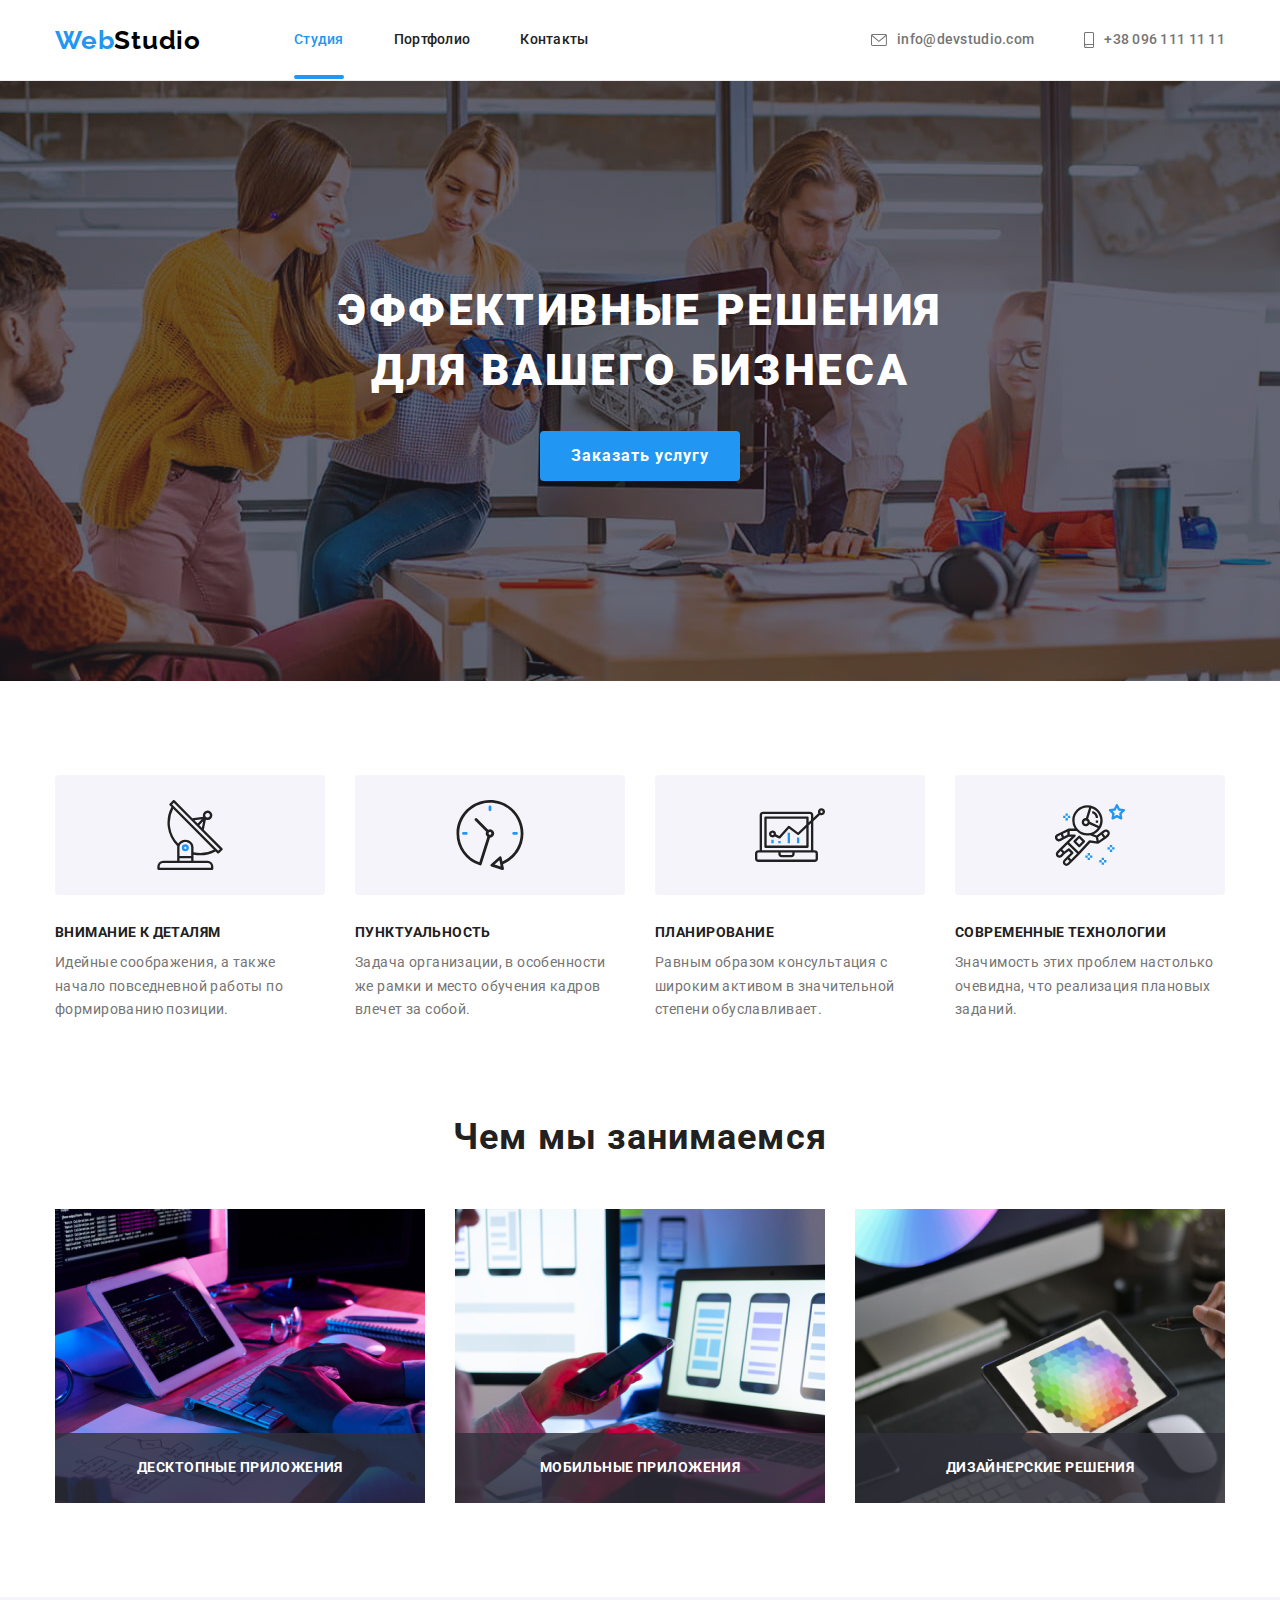
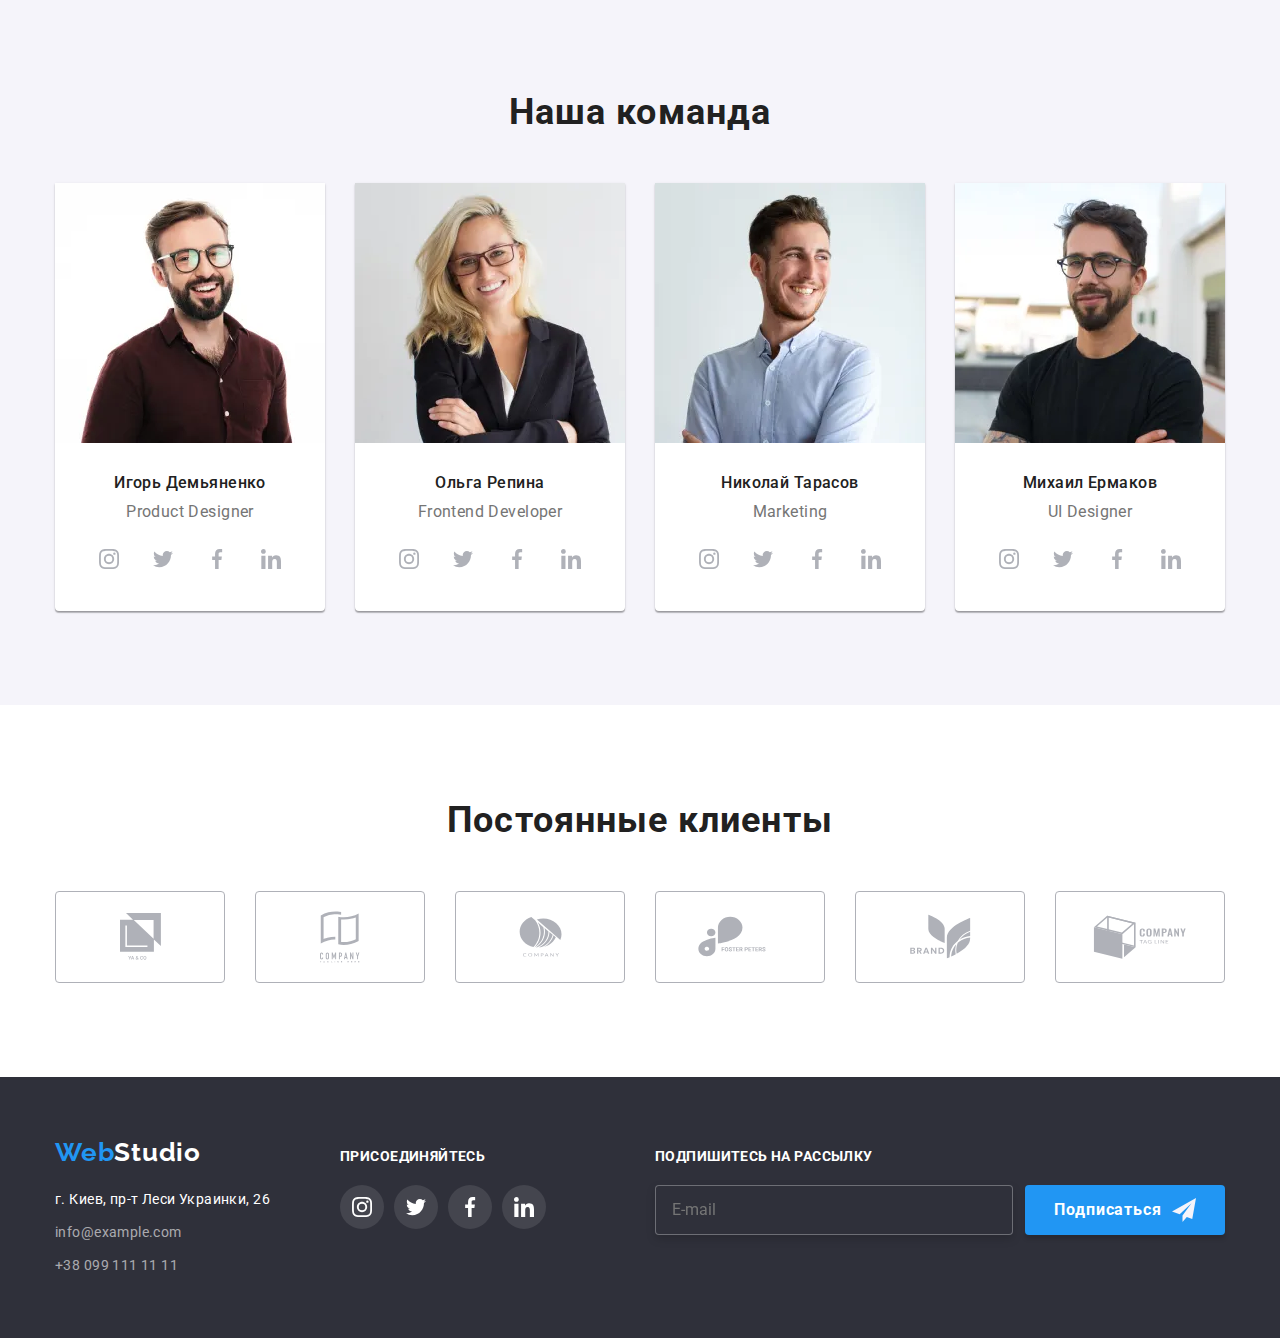
<file: index.html>
<!DOCTYPE html>
<html lang="ru">
  <head>
    <meta charset="UTF-8" />
    <meta http-equiv="X-UA-Compatible" content="IE=edge" />
    <meta name="viewport" content="width=device-width, initial-scale=1.0" />
    <link rel="preconnect" href="https://fonts.googleapis.com" />
    <link rel="preconnect" href="https://fonts.gstatic.com" crossorigin />
    <link
      href="https://fonts.googleapis.com/css2?family=Raleway:wght@700&family=Roboto:wght@400;500;700;900&display=swap"
      rel="stylesheet"
    />
    <title>WebStudio</title>
    <!-- Normalize styles -->
    <link
      rel="stylesheet"
      href="https://cdnjs.cloudflare.com/ajax/libs/modern-normalize/1.1.0/modern-normalize.css"
    />
    <link rel="stylesheet" href="./css/main.min.css" />
  </head>

  <body class="body" data-body>
    <!-- Header -->
    <header class="header">
      <div class="container header__container">
        <a class="logo header__logo" href="./index.html">
          <span class="logo__first-element">Web</span>Studio</a
        >
        <!-- Navigation -->
        <button
          class="btn-menu"
          type="button"
          aria-expanded="false"
          aria-controls="menu-container"
          data-menu-button
        >
          <svg
            class="btn-menu__icon"
            width="40"
            height="40"
            aria-label="Переключатель мобильного меню"
          >
            <use class="icon-menu" href="./images/icons.svg#icon-menu"></use>
            <use
              class="icon-cross"
              href="./images/icons.svg#icon-close-black"
            ></use>
          </svg>
        </button>

        <div class="menu" id="menu-container" data-menu>
          <ul class="nav">
            <li class="nav__item">
              <a
                class="nav__link nav__link--current nav__link--header"
                href="./index.html"
                >Студия</a
              >
            </li>
            <li class="nav__item">
              <a class="nav__link nav__link--header" href="./portfolio.html"
                >Портфолио</a
              >
            </li>
            <li class="nav__item">
              <a class="nav__link nav__link--header" href="#Contacts"
                >Контакты</a
              >
            </li>
          </ul>

          <!--Contacts-->
          <ul class="contact head__contact">
            <li class="contact__item">
              <a class="contact__link mail" href="mailto:info@devstudio.com">
                <svg class="contact__icon" width="16" height="12">
                  <use href="./images/icons.svg#icon-envelope"></use>
                </svg>
                info@devstudio.com</a
              >
            </li>
            <li class="contact__item">
              <a class="contact__link tel" href="tel:+380961111111"
                ><svg class="contact__icon" width="10" height="16">
                  <use href="./images/icons.svg#icon-smartphone"></use>
                </svg>
                +38 096 111 11 11
              </a>
            </li>
          </ul>
          <ul class="menu_social-list">
            <li class="menu_social-item">
              <a class="menu_social-link" href="">Instagram</a>
            </li>
            <li class="menu_social-item">
              <a class="menu_social-link" href="">Twitter</a>
            </li>
            <li class="menu_social-item">
              <a class="menu_social-link" href="">Facebook</a>
            </li>
            <li class="menu_social-item">
              <a class="menu_social-link" href="">LinkedIn</a>
            </li>
          </ul>
        </div>
      </div>
    </header>
    <!-- Main -->
    <main>
      <!-- Order -->
      <section class="hero-section section">
        <div class="hero container">
          <h1 class="hero__title">Эффективные решения для вашего бизнеса</h1>

          <button class="btn-main" data-modal-open type="button">
            Заказать услугу
          </button>
        </div>
      </section>
      <!-- Benefits -->
      <section class="section">
        <div class="benefits container">
          <h2 class="section__title visually-hidden">Преимущества</h2>
          <ul class="benefits__list">
            <li class="benefits-item">
              <div class="benefits-item__icon">
                <svg width="70" height="70">
                  <use href="./images/icons.svg#icon-antenna"></use>
                </svg>
              </div>
              <h3 class="benefits-item__title">Внимание к деталям</h3>
              <p>
                Идейные соображения, а также начало повседневной работы по
                формированию позиции.
              </p>
            </li>
            <li class="benefits-item">
              <div class="benefits-item__icon">
                <svg width="70" height="70">
                  <use href="./images/icons.svg#icon-clock"></use>
                </svg>
              </div>
              <h3 class="benefits-item__title">Пунктуальность</h3>
              <p>
                Задача организации, в особенности же рамки и место обучения
                кадров влечет за собой.
              </p>
            </li>
            <li class="benefits-item">
              <div class="benefits-item__icon">
                <svg width="70" height="70">
                  <use href="./images/icons.svg#icon-diagram"></use>
                </svg>
              </div>
              <h3 class="benefits-item__title">Планирование</h3>
              <p>
                Равным образом консультация с широким активом в значительной
                степени обуславливает.
              </p>
            </li>
            <li class="benefits-item">
              <div class="benefits-item__icon">
                <svg width="70" height="70">
                  <use href="./images/icons.svg#icon-astronaut"></use>
                </svg>
              </div>
              <h3 class="benefits-item__title">Современные технологии</h3>
              <p>
                Значимость этих проблем настолько очевидна, что реализация
                плановых заданий.
              </p>
            </li>
          </ul>
        </div>
      </section>
      <!-- Services -->
      <section class="services-section section">
        <div class="services container">
          <h2 class="section__title">Чем мы занимаемся</h2>
          <ul class="services__list">
            <li class="services-item">
              <!-- desktop screen -->
              <picture>
                <source
                  media="(min-width: 1200px)"
                  srcset="
                    ./images/services/services-1_lg.webp    1x,
                    ./images/services/services-1_lg@2x.webp 2x
                  "
                  type="image/webp"
                />
                <source
                  media="(min-width: 1200px)"
                  srcset="
                    ./images/services/services-1_lg.jpg    1x,
                    ./images/services/services-1_lg@2x.jpg 2x
                  "
                  type="image/jpg"
                />
                <img
                  src="./images/services/box1.jpg"
                  alt="Приложения для ПК"
                  width="370"
                  height="294"
                />
              </picture>
              <h3 class="services-item__text">Десктопные приложения</h3>
            </li>
            <li class="services-item">
              <!-- desktop screen -->
              <picture>
                <source
                  media="(min-width: 1200px)"
                  srcset="
                    ./images/services/services-2_lg.webp    1x,
                    ./images/services/services-2_lg@2x.webp 2x
                  "
                  type="image/webp"
                />
                <source
                  media="(min-width: 1200px)"
                  srcset="
                    ./images/services/services-2_lg.jpg    1x,
                    ./images/services/services-2_lg@2x.jpg 2x
                  "
                  type="image/jpg"
                />
                <img
                  src="./images/services/box2.jpg"
                  alt="Приложения для телефонов"
                  width="370"
                  height="294"
                />
              </picture>

              <h3 class="services-item__text">Мобильные приложения</h3>
            </li>
            <li class="services-item">
              <picture>
                <!-- desktop screen -->
                <source
                  media="(min-width: 1200px)"
                  srcset="
                    ./images/services/services-3_lg.webp    1x,
                    ./images/services/services-3_lg@2x.webp 2x
                  "
                  type="image/webp"
                />
                <source
                  media="(min-width: 1200px)"
                  srcset="
                    ./images/services/services-3_lg.jpg    1x,
                    ./images/services/services-3_lg@2x.jpg 2x
                  "
                  type="image/jpg"
                />
                <img
                  src="./images/services/box3.jpg"
                  alt="Приложения для планшетов"
                  width="370"
                  height="294"
                />
              </picture>
              <h3 class="services-item__text">Дизайнерские решения</h3>
            </li>
          </ul>
        </div>
      </section>
      <!-- Team -->
      <section class="team-section section">
        <div class="team container">
          <h2 class="section__title">Наша команда</h2>
          <ul class="team__list">
            <li class="team-item">
              <picture>
                <!-- desktop screen -->
                <source
                  media="(min-width: 1200px)"
                  srcset="
                    ./images/team/employee-1_lg.webp    1x,
                    ./images/team/employee-1_lg@2x.webp 2x
                  "
                  type="image/webp"
                />
                <source
                  media="(min-width: 1200px)"
                  srcset="
                    ./images/team/employee-1_lg.jpg    1x,
                    ./images/team/employee-1_lg@2x.jpg 2x
                  "
                  type="image/jpg"
                />

                <!-- tablet screen -->
                <source
                  media="(min-width: 768px)"
                  srcset="
                    ./images/team/employee-1_md.webp    1x,
                    ./images/team/employee-1_md@2x.webp 2x
                  "
                  type="image/webp"
                />
                <source
                  media="(min-width: 768px)"
                  srcset="
                    ./images/team/employee-1_md.jpg    1x,
                    ./images/team/employee-1_md@2x.jpg 2x
                  "
                  type="image/jpg"
                />

                <!-- mobile screen -->
                <source
                  media="(max-width: 767px)"
                  srcset="
                    ./images/team/employee-1_sm.webp    1x,
                    ./images/team/employee-1_sm@2x.webp 2x
                  "
                  type="image/webp"
                />
                <source
                  media="(max-width: 767px)"
                  srcset="
                    ./images/team/employee-1_sm.jpg    1x,
                    ./images/team/employee-1_sm@2x.jpg 2x
                  "
                  type="image/jpg"
                />
                <img
                  src="./images/team/pr-designer.jpg"
                  alt="Игорь Демьяненко"
                  width="370"
                  height="294"
                />
              </picture>

              <h3 class="team-item__name">Игорь Демьяненко</h3>
              <p class="team-item__job-title" lang="en">Product Designer</p>
              <ul class="social-links">
                <li class="social-links__item">
                  <a
                    class="social-links__link"
                    href="#"
                    target="_blank"
                    rel="noopener noreferrer"
                    aria-label="instagram"
                    ><svg class="social-links__icon" width="20" height="20">
                      <use href="./images/icons.svg#icon-instagram"></use>
                    </svg>
                  </a>
                </li>
                <li class="social-links__item">
                  <a
                    class="social-links__link"
                    href="#"
                    target="_blank"
                    rel="noopener noreferrer"
                    aria-label="instagram"
                    ><svg class="social-links__icon" width="20" height="20">
                      <use href="./images/icons.svg#icon-twitter"></use>
                    </svg>
                  </a>
                </li>
                <li class="social-links__item">
                  <a
                    class="social-links__link"
                    href="#"
                    target="_blank"
                    rel="noopener noreferrer"
                    aria-label="instagram"
                    ><svg class="social-links__icon" width="20" height="20">
                      <use href="./images/icons.svg#icon-facebook"></use>
                    </svg>
                  </a>
                </li>
                <li class="social-links__item">
                  <a
                    class="social-links__link"
                    href="#"
                    target="_blank"
                    rel="noopener noreferrer"
                    aria-label="instagram"
                    ><svg class="social-links__icon" width="20" height="20">
                      <use href="./images/icons.svg#icon-linkedin"></use>
                    </svg>
                  </a>
                </li>
              </ul>
            </li>
            <li class="team-item">
              <picture>
                
                <!-- desktop screen -->
                <source
                  media="(min-width: 1200px)"
                  srcset="
                    ./images/team/employee-2_lg.webp    1x,
                    ./images/team/employee-2_lg@2x.webp 2x
                  "
                  type="image/webp"
                />
                <source
                  media="(min-width: 1200px)"
                  srcset="
                    ./images/team/employee-2_lg.jpg    1x,
                    ./images/team/employee-2_lg@2x.jpg 2x
                  "
                  type="image/jpg"
                />

                <!-- tablet screen -->
                <source
                  media="(min-width: 768px)"
                  srcset="
                    ./images/team/employee-2_md.webp    1x,
                    ./images/team/employee-2_md@2x.webp 2x
                  "
                  type="image/webp"
                />
                <source
                  media="(min-width: 768px)"
                  srcset="
                    ./images/team/employee-2_md.jpg    1x,
                    ./images/team/employee-2_md@2x.jpg 2x
                  "
                  type="image/jpg"
                />

                <!-- mobile screen -->
                <source
                  media="(max-width: 767px)"
                  srcset="
                    ./images/team/employee-2_sm.webp    1x,
                    ./images/team/employee-2_sm@2x.webp 2x
                  "
                  type="image/webp"
                />
                <source
                  media="(max-width: 767px)"
                  srcset="
                    ./images/team/employee-2_sm.jpg    1x,
                    ./images/team/employee-2_sm@2x.jpg 2x
                  "
                  type="image/jpg"
                />
                <img
                  src="./images/team/developer.jpg"
                  alt="Ольга Репина"
                  width="270"
                  height="260"
                />
              </picture>
              <h3 class="team-item__name">Ольга Репина</h3>
              <p class="team-item__job-title" lang="en">Frontend Developer</p>
              <ul class="social-links">
                <li class="social-links__item">
                  <a
                    class="social-links__link"
                    href="#"
                    target="_blank"
                    rel="noopener noreferrer"
                    aria-label="instagram"
                    ><svg class="social-links__icon" width="20" height="20">
                      <use href="./images/icons.svg#icon-instagram"></use>
                    </svg>
                  </a>
                </li>
                <li class="social-links__item">
                  <a
                    class="social-links__link"
                    href="#"
                    target="_blank"
                    rel="noopener noreferrer"
                    aria-label="instagram"
                    ><svg class="social-links__icon" width="20" height="20">
                      <use href="./images/icons.svg#icon-twitter"></use>
                    </svg>
                  </a>
                </li>
                <li class="social-links__item">
                  <a
                    class="social-links__link"
                    href="#"
                    target="_blank"
                    rel="noopener noreferrer"
                    aria-label="instagram"
                    ><svg class="social-links__icon" width="20" height="20">
                      <use href="./images/icons.svg#icon-facebook"></use>
                    </svg>
                  </a>
                </li>
                <li class="social-links__item">
                  <a
                    class="social-links__link"
                    href="#"
                    target="_blank"
                    rel="noopener noreferrer"
                    aria-label="instagram"
                    ><svg class="social-links__icon" width="20" height="20">
                      <use href="./images/icons.svg#icon-linkedin"></use>
                    </svg>
                  </a>
                </li>
              </ul>
            </li>
            <li class="team-item">
              <picture>
                <!-- desktop screen -->
                <source
                  media="(min-width: 1200px)"
                  srcset="
                    ./images/team/employee-3_lg.webp    1x,
                    ./images/team/employee-3_lg@2x.webp 2x
                  "
                  type="image/webp"
                />
                <source
                  media="(min-width: 1200px)"
                  srcset="
                    ./images/team/employee-3_lg.jpg    1x,
                    ./images/team/employee-3_lg@2x.jpg 2x
                  "
                  type="image/jpg"
                />

                <!-- tablet screen -->
                <source
                  media="(min-width: 768px)"
                  srcset="
                    ./images/team/employee-3_md.webp    1x,
                    ./images/team/employee-3_md@2x.webp 2x
                  "
                  type="image/webp"
                />
                <source
                  media="(min-width: 768px)"
                  srcset="
                    ./images/team/employee-3_md.jpg    1x,
                    ./images/team/employee-3_md@2x.jpg 2x
                  "
                  type="image/jpg"
                />

                <!-- mobile screen -->
                <source
                  media="(max-width: 767px)"
                  srcset="
                    ./images/team/employee-3_sm.webp    1x,
                    ./images/team/employee-3_sm@2x.webp 2x
                  "
                  type="image/webp"
                />
                <source
                  media="(max-width: 767px)"
                  srcset="
                    ./images/team/employee-3_sm.jpg    1x,
                    ./images/team/employee-3_sm@2x.jpg 2x
                  "
                  type="image/jpg"
                />
                <img
                  src="./images/team/marketing.jpg"
                  alt="Николай Тарасов"
                  width="270"
                  height="260"
                />
              </picture>

              <h3 class="team-item__name">Николай Тарасов</h3>
              <p class="team-item__job-title" lang="en">Marketing</p>
              <ul class="social-links">
                <li class="social-links__item">
                  <a
                    class="social-links__link"
                    href="#"
                    target="_blank"
                    rel="noopener noreferrer"
                    aria-label="instagram"
                    ><svg class="social-links__icon" width="20" height="20">
                      <use href="./images/icons.svg#icon-instagram"></use>
                    </svg>
                  </a>
                </li>
                <li class="social-links__item">
                  <a
                    class="social-links__link"
                    href="#"
                    target="_blank"
                    rel="noopener noreferrer"
                    aria-label="instagram"
                    ><svg class="social-links__icon" width="20" height="20">
                      <use href="./images/icons.svg#icon-twitter"></use>
                    </svg>
                  </a>
                </li>
                <li class="social-links__item">
                  <a
                    class="social-links__link"
                    href="#"
                    target="_blank"
                    rel="noopener noreferrer"
                    aria-label="instagram"
                    ><svg class="social-links__icon" width="20" height="20">
                      <use href="./images/icons.svg#icon-facebook"></use>
                    </svg>
                  </a>
                </li>
                <li class="social-links__item">
                  <a
                    class="social-links__link"
                    href="#"
                    target="_blank"
                    rel="noopener noreferrer"
                    aria-label="instagram"
                    ><svg class="social-links__icon" width="20" height="20">
                      <use href="./images/icons.svg#icon-linkedin"></use>
                    </svg>
                  </a>
                </li>
              </ul>
            </li>
            <li class="team-item">
              <picture>
                <!-- desktop screen -->
                <source
                  media="(min-width: 1200px)"
                  srcset="
                    ./images/team/employee-4_lg.webp    1x,
                    ./images/team/employee-4_lg@2x.webp 2x
                  "
                  type="image/webp"
                />
                <source
                  media="(min-width: 1200px)"
                  srcset="
                    ./images/team/employee-4_lg.jpg    1x,
                    ./images/team/employee-4_lg@2x.jpg 2x
                  "
                  type="image/jpg"
                />

                <!-- tablet screen -->
                <source
                  media="(min-width: 768px)"
                  srcset="
                    ./images/team/employee-4_md.webp    1x,
                    ./images/team/employee-4_md@2x.webp 2x
                  "
                  type="image/webp"
                />
                <source
                  media="(min-width: 768px)"
                  srcset="
                    ./images/team/employee-4_md.jpg    1x,
                    ./images/team/employee-4_md@2x.jpg 2x
                  "
                  type="image/jpg"
                />

                <!-- mobile screen -->
                <source
                  media="(max-width: 767px)"
                  srcset="
                    ./images/team/employee-4_sm.webp    1x,
                    ./images/team/employee-4_sm@2x.webp 2x
                  "
                  type="image/webp"
                />
                <source
                  media="(max-width: 767px)"
                  srcset="
                    ./images/team/employee-4_sm.jpg    1x,
                    ./images/team/employee-4_sm@2x.jpg 2x
                  "
                  type="image/jpg"
                />
                <img
                  src="./images/team/ui-designer.jpg"
                  alt="Михаил Ермаков"
                  width="270"
                  height="260"
                />
              </picture>

              <h3 class="team-item__name">Михаил Ермаков</h3>
              <p class="team-item__job-title" lang="en">UI Designer</p>
              <ul class="social-links">
                <li class="social-links__item">
                  <a
                    class="social-links__link"
                    href="#"
                    target="_blank"
                    rel="noopener noreferrer"
                    aria-label="instagram"
                    ><svg class="social-links__icon" width="20" height="20">
                      <use href="./images/icons.svg#icon-instagram"></use>
                    </svg>
                  </a>
                </li>
                <li class="social-links__item">
                  <a
                    class="social-links__link"
                    href="#"
                    target="_blank"
                    rel="noopener noreferrer"
                    aria-label="instagram"
                    ><svg class="social-links__icon" width="20" height="20">
                      <use href="./images/icons.svg#icon-twitter"></use>
                    </svg>
                  </a>
                </li>
                <li class="social-links__item">
                  <a
                    class="social-links__link"
                    href="#"
                    target="_blank"
                    rel="noopener noreferrer"
                    aria-label="instagram"
                    ><svg class="social-links__icon" width="20" height="20">
                      <use href="./images/icons.svg#icon-facebook"></use>
                    </svg>
                  </a>
                </li>
                <li class="social-links__item">
                  <a
                    class="social-links__link"
                    href="#"
                    target="_blank"
                    rel="noopener noreferrer"
                    aria-label="instagram"
                    ><svg class="social-links__icon" width="20" height="20">
                      <use href="./images/icons.svg#icon-linkedin"></use>
                    </svg>
                  </a>
                </li>
              </ul>
            </li>
          </ul>
        </div>
      </section>
      <!-- Regular customers -->
      <section class="customers-section section">
        <div class="customers container">
          <h2 class="section__title">Постоянные клиенты</h2>
          <ul class="customers__list">
            <li class="customers-item">
              <a
                class="customers-item__link"
                href="#"
                target="_blank"
                rel="noopener noreferrer"
                aria-label="customers 1"
                ><svg class="customers-item__icon" width="41" height="47">
                  <use href="./images/icons.svg#icon-group1"></use>
                </svg>
              </a>
            </li>
            <li class="customers-item">
              <a
                class="customers-item__link"
                href="#"
                target="_blank"
                rel="noopener noreferrer"
                aria-label="customers 2"
                ><svg class="customers-item__icon" width="40" height="52">
                  <use href="./images/icons.svg#icon-group2"></use>
                </svg>
              </a>
            </li>
            <li class="customers-item">
              <a
                class="customers-item__link"
                href="#"
                target="_blank"
                rel="noopener noreferrer"
                aria-label="customers 3"
                ><svg class="customers-item__icon" width="43" height="41">
                  <use href="./images/icons.svg#icon-group3"></use>
                </svg>
              </a>
            </li>
            <li class="customers-item">
              <a
                class="customers-item__link"
                href="#"
                target="_blank"
                rel="noopener noreferrer"
                aria-label="customers 4"
                ><svg class="customers-item__icon" width="84" height="41">
                  <use href="./images/icons.svg#icon-group4"></use>
                </svg>
              </a>
            </li>
            <li class="customers-item">
              <a
                class="customers-item__link"
                href="#"
                target="_blank"
                rel="noopener noreferrer"
                aria-label="customers 5"
                ><svg class="customers-item__icon" width="63" height="45">
                  <use href="./images/icons.svg#icon-group5"></use>
                </svg>
              </a>
            </li>
            <li class="customers-item">
              <a
                class="customers-item__link"
                href="#"
                target="_blank"
                rel="noopener noreferrer"
                aria-label="customers 6"
                ><svg class="customers-item__icon" width="94" height="44">
                  <use href="./images/icons.svg#icon-group6"></use>
                </svg>
              </a>
            </li>
          </ul>
        </div>
      </section>
    </main>
    <!-- Footer -->
    <footer class="footer">
      <div class="container footer-container">
        <div>
          <a class="logo footer__logo" href="./index.html">
            <span class="logo__first-element">Web</span
            ><span class="logo__second-element">Studio</span></a
          >

          <!-- Footer Contacts -->
          <address id="Contacts">
            <ul>
              <li class="adress-item">
                <a
                  class="adress-item__geo-loc"
                  href="https://goo.gl/maps/XzDrCH9YL9LTSnce7"
                  target="_blank"
                  rel="noopener noreferrer"
                  >г. Киев, пр-т Леси Украинки, 26</a
                >
              </li>
              <li class="adress-item">
                <a class="adress-item__contact" href="mailto:info@example.com"
                  >info@example.com</a
                >
              </li>
              <li class="adress-item">
                <a class="adress-item__contact" href="tel:+380991111111"
                  >+38 099 111 11 11</a
                >
              </li>
            </ul>
          </address>
        </div>

        <!-- Footer social link -->
        <div class="footer__social-bloc">
          <p class="social-link-title">Присоединяйтесь</p>
          <ul class="social-links">
            <li class="social-links__item social-links__item--footer">
              <a
                class="social-links__link social-links__link--footer"
                href="#"
                target="_blank"
                rel="noopener noreferrer"
                aria-label="instagram"
                ><svg class="social-links__icon" width="20" height="20">
                  <use href="./images/icons.svg#icon-instagram"></use>
                </svg>
              </a>
            </li>
            <li class="social-links__item social-links__item--footer">
              <a
                class="social-links__link social-links__link--footer"
                href="#"
                target="_blank"
                rel="noopener noreferrer"
                aria-label="instagram"
                ><svg class="social-links__icon" width="20" height="20">
                  <use href="./images/icons.svg#icon-twitter"></use>
                </svg>
              </a>
            </li>
            <li class="social-links__item social-links__item--footer">
              <a
                class="social-links__link social-links__link--footer"
                href="#"
                target="_blank"
                rel="noopener noreferrer"
                aria-label="instagram"
                ><svg class="social-links__icon" width="20" height="20">
                  <use href="./images/icons.svg#icon-facebook"></use>
                </svg>
              </a>
            </li>
            <li class="social-links__item social-links__item--footer">
              <a
                class="social-links__link social-links__link--footer"
                href="#"
                target="_blank"
                rel="noopener noreferrer"
                aria-label="instagram"
                ><svg class="social-links__icon" width="20" height="20">
                  <use href="./images/icons.svg#icon-linkedin"></use>
                </svg>
              </a>
            </li>
          </ul>
        </div>

        <!-- Footer subscribe bloc -->
        <div class="subscribe-bloc">
          <p class="subscribe">Подпишитесь на рассылку</p>
          <form class="subscribe-form">
            <label class="subscribe-label">
              <input
                class="subscribe-input"
                type="email"
                placeholder="E-mail"
              />
            </label>
            <button class="btn-main subscribe__btn-main" type="submit">
              Подписаться
              <svg class="icon-send" width="24" height="24">
                <use href="./images/icons.svg#icon-send"></use>
              </svg>
            </button>
          </form>
        </div>
      </div>
    </footer>

    <!-- Modal -->
    <div class="backdrop is-hidden" data-modal>
      <div class="hero-modal">
        <p class="form-title">Оставьте свои данные, мы вам перезвоним</p>
        <form class="form" autocomplete="off">
          <div class="form-field">
            <label class="form-label" for="name">Имя</label>
            <div>
              <input class="form-input" type="text" name="name" id="name" />
              <svg class="icon-form" width="12" height="12">
                <use href="./images/icons.svg#icon-name"></use>
              </svg>
            </div>
          </div>
          <div class="form-field">
            <label class="form-label" for="tel">Телефон</label>
            <div>
              <input class="form-input" type="tel" name="tel" id="tel" />
              <svg class="icon-form" width="14" height="14">
                <use href="./images/icons.svg#icon-fone"></use>
              </svg>
            </div>
          </div>
          <div class="form-field">
            <label class="form-label" for="mail">Почта</label>
            <div>
              <input class="form-input" type="email" name="mail" id="mail" />
              <svg class="icon-form" width="15" height="12">
                <use href="./images/icons.svg#icon-mail"></use>
              </svg>
            </div>
          </div>
          <div class="form-field comment">
            <label class="form-label" for="comment">Комментарий</label>
            <textarea
              class="form-input comment"
              name="comment"
              id="comment"
              placeholder="Введите текст"
            >
            </textarea>
          </div>
          <label class="policy">
            <input
              class="checkbox visually-hidden"
              type="checkbox"
              name="policy"
            />
            <span class="checkbox-icon-off">
              <svg class="icon-checkbox" width="16" height="15">
                <use href="./images/icons.svg#icon-check-on"></use>
              </svg>
            </span>
            <span class="agreement"
              >Соглашаюсь с рассылкой и принимаю
              <a
                class="agreement-doc"
                href="#"
                target="_blank"
                rel="noopener noreferrer"
                >Условия договора</a
              ></span
            >
          </label>
          <button class="btn-main" type="submit">Отправить</button>
        </form>
        <button class="btn-modal-close" data-modal-close type="button">
          <svg width="18" height="18">
            <use href="./images/icons.svg#icon-close-black"></use>
          </svg>
        </button>
      </div>
    </div>
    <script src="./js/mobil-menu.js"></script>
    <script src="./js/modal.js"></script>
  </body>
</html>
</file>
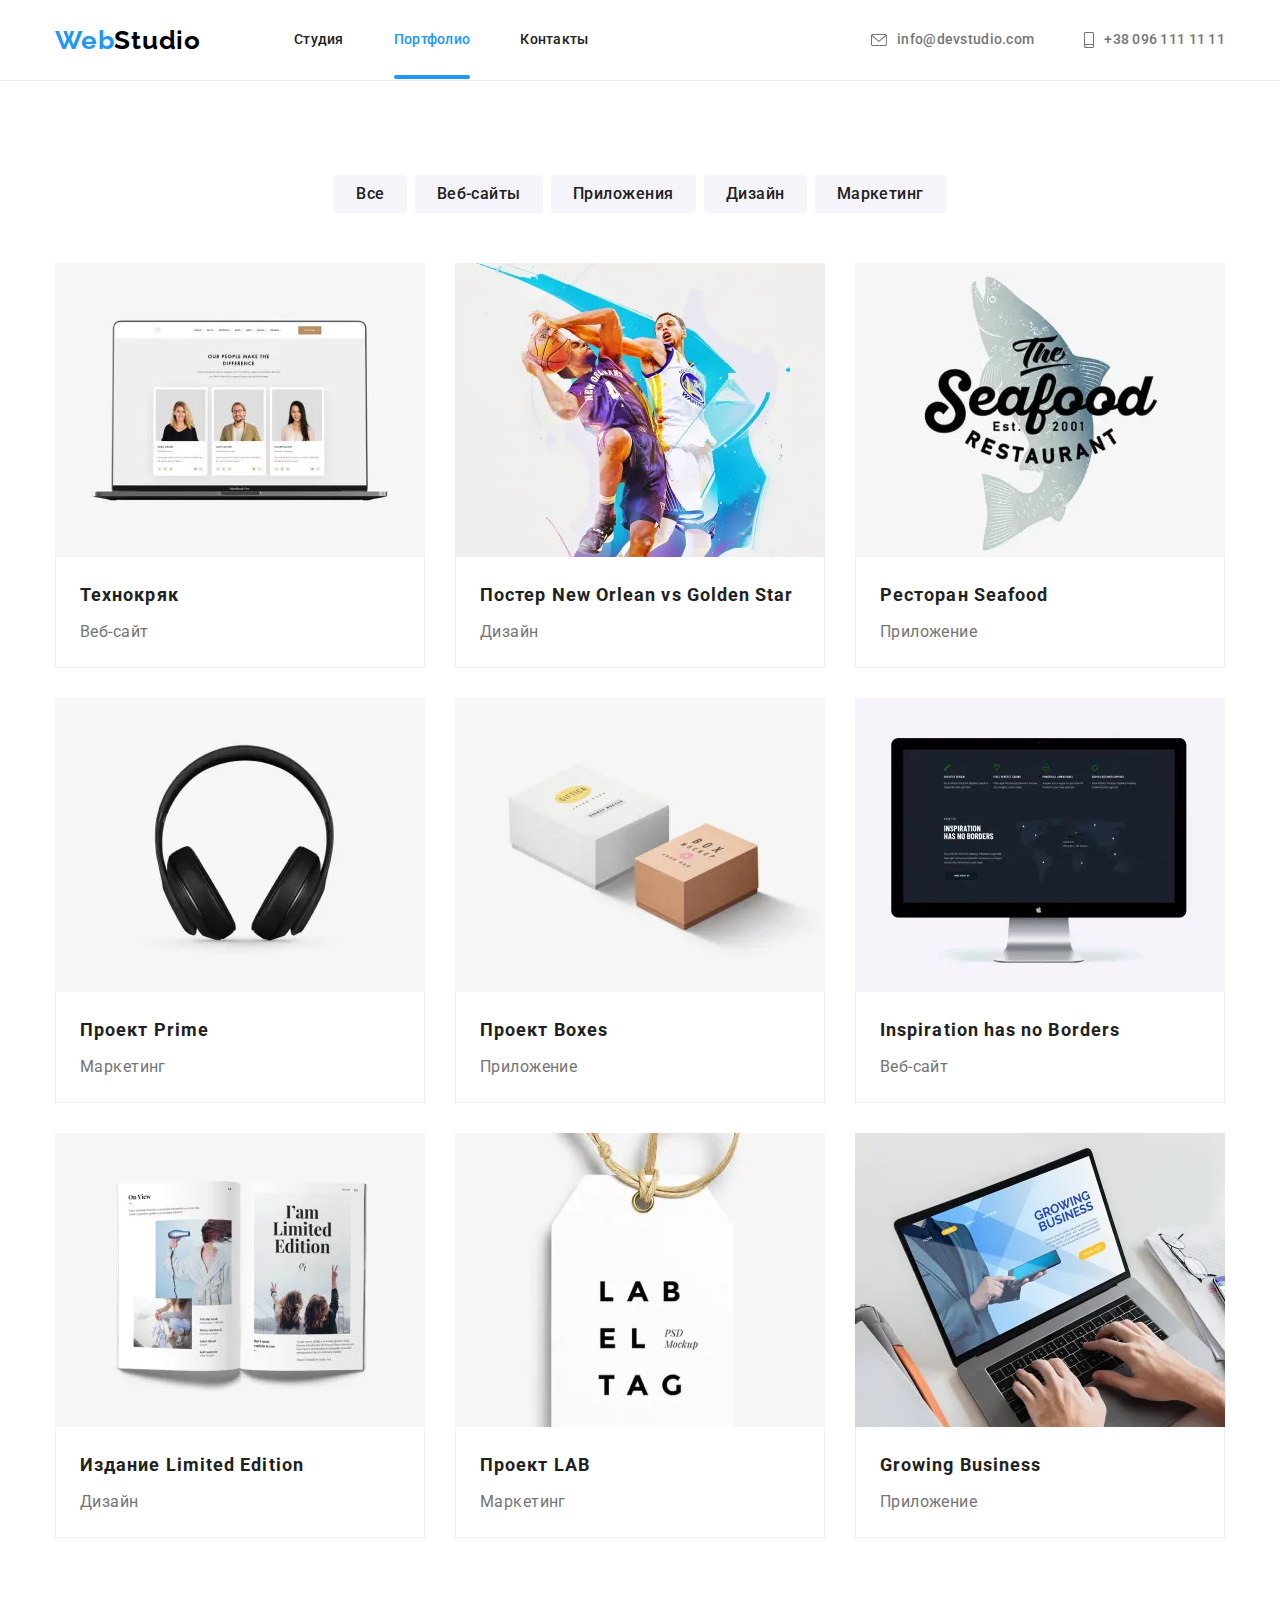
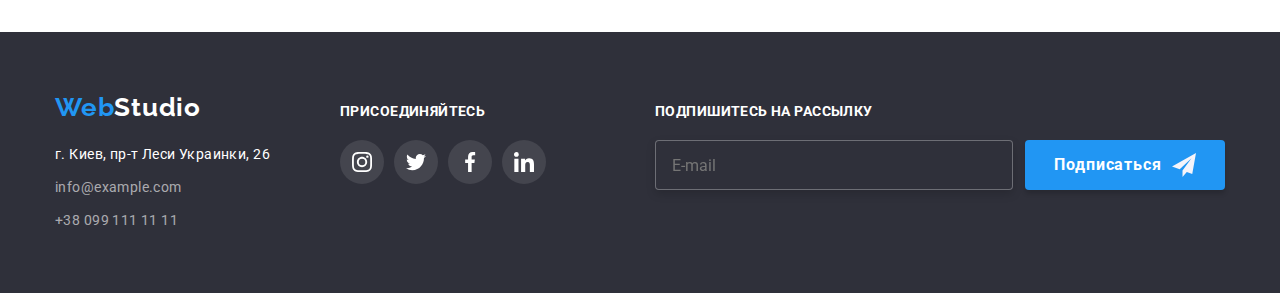
<file: portfolio.html>
<!DOCTYPE html>
<html lang="ru">
  <head>
    <meta charset="UTF-8" />
    <meta http-equiv="X-UA-Compatible" content="IE=edge" />
    <meta name="viewport" content="width=device-width, initial-scale=1.0" />
    <link rel="preconnect" href="https://fonts.googleapis.com" />
    <link rel="preconnect" href="https://fonts.gstatic.com" crossorigin />
    <link
      href="https://fonts.googleapis.com/css2?family=Raleway:wght@700&family=Roboto:wght@400;500;700;900&display=swap"
      rel="stylesheet"
    />
    <title>WebStudio</title>
    <!-- Normalize styles -->
    <link
      rel="stylesheet"
      href="https://cdnjs.cloudflare.com/ajax/libs/modern-normalize/1.1.0/modern-normalize.css"
    />
    <link rel="stylesheet" href="./css/main.min.css" />
  </head>
  <body class="body" data-body>
    <!-- Header -->
    <header class="header">
      <div class="container header__container">
        <a class="logo header__logo" href="./index.html">
          <span class="logo__first-element">Web</span>Studio</a
        >
        <!-- Navigation -->
        <button
          class="btn-menu"
          type="button"
          aria-expanded="false"
          aria-controls="menu-container"
          data-menu-button
        >
          <svg
            class="btn-menu__icon"
            width="40"
            height="40"
            aria-label="Переключатель мобильного меню"
          >
            <use class="icon-menu" href="./images/icons.svg#icon-menu"></use>
            <use
              class="icon-cross"
              href="./images/icons.svg#icon-close-black"
            ></use>
          </svg>
        </button>

        <div class="menu" id="menu-container" data-menu>
          <ul class="nav">
            <li class="nav__item">
              <a class="nav__link nav__link--header" href="./index.html"
                >Студия</a
              >
            </li>
            <li class="nav__item">
              <a
                class="nav__link nav__link--current nav__link--header"
                href="./portfolio.html"
                >Портфолио</a
              >
            </li>
            <li class="nav__item">
              <a class="nav__link nav__link--header" href="#Contacts"
                >Контакты</a
              >
            </li>
          </ul>

          <!--Contacts-->
          <ul class="contact head__contact">
            <li class="contact__item">
              <a class="contact__link mail" href="mailto:info@devstudio.com">
                <svg class="contact__icon" width="16" height="12">
                  <use href="./images/icons.svg#icon-envelope"></use>
                </svg>
                info@devstudio.com</a
              >
            </li>
            <li class="contact__item">
              <a class="contact__link tel" href="tel:+380961111111"
                ><svg class="contact__icon" width="10" height="16">
                  <use href="./images/icons.svg#icon-smartphone"></use>
                </svg>
                +38 096 111 11 11
              </a>
            </li>
          </ul>
          <ul class="menu_social-list">
            <li class="menu_social-item">
              <a class="menu_social-link" href="">Instagram</a>
            </li>
            <li class="menu_social-item">
              <a class="menu_social-link" href="">Twitter</a>
            </li>
            <li class="menu_social-item">
              <a class="menu_social-link" href="">Facebook</a>
            </li>
            <li class="menu_social-item">
              <a class="menu_social-link" href="">LinkedIn</a>
            </li>
          </ul>
        </div>
      </div>
    </header>
    <!-- Main -->
    <main>
      <!-- Works -->
      <section>
        <div class="container portfolio">
          <h1 class="visually-hidden">Примеры работ</h1>
          <!-- Works menu-->
          <ul class="works-menu">
            <li><button type="button" class="works-btn">Все</button></li>
            <li><button type="button" class="works-btn">Веб-сайты</button></li>
            <li><button type="button" class="works-btn">Приложения</button></li>
            <li><button type="button" class="works-btn">Дизайн</button></li>
            <li><button type="button" class="works-btn">Маркетинг</button></li>
          </ul>
          <!-- Work examples-->
          <ul class="work-examples card-set">
            <li class="work-item card-set__item">
              <a class="work-item-link" href="#">
                <div class="work-item-popup">
                  <picture>
                    <!-- desktop screen -->
                    <source
                      media="(min-width: 1200px)"
                      srcset="
                        ./images/works/project-1_lg.webp    1x,
                        ./images/works/project-1_lg@2x.webp 2x
                      "
                      type="image/webp"
                    />
                    <source
                      media="(min-width: 1200px)"
                      srcset="
                        ./images/works/project-1_lg.jpg    1x,
                        ./images/works/project-1_lg@2x.jpg 2x
                      "
                      type="image/jpg"
                    />

                    <!-- tablet screen -->
                    <source
                      media="(min-width: 768px)"
                      srcset="
                        ./images/works/project-1_md.webp    1x,
                        ./images/works/project-1_md@2x.webp 2x
                      "
                      type="image/webp"
                    />
                    <source
                      media="(min-width: 768px)"
                      srcset="
                        ./images/works/project-1_md.jpg    1x,
                        ./images/works/project-1_md@2x.jpg 2x
                      "
                      type="image/jpg"
                    />

                    <!-- mobile screen -->
                    <source
                      media="(max-width: 767px)"
                      srcset="
                        ./images/works/project-1_sm.webp    1x,
                        ./images/works/project-1_sm@2x.webp 2x
                      "
                      type="image/webp"
                    />
                    <source
                      media="(max-width: 767px)"
                      srcset="
                        ./images/works/project-1_sm.jpg    1x,
                        ./images/works/project-1_sm@2x.jpg 2x
                      "
                      type="image/jpg"
                    />
                    <img
                      src="./images/works/works1.jpg"
                      alt="Пример работы"
                      width="370"
                      height="294"
                    />
                  </picture>
                  <p class="works-title-info">
                    Ресурс предлагает комплексные предложения с разным уровнем
                    функционала и сервисов. Все это позволит посетителю получить
                    исчерпывающие сведения о компании или частном лице.
                  </p>
                </div>
                <div class="work-item-info">
                  <h2 class="works-title">Технокряк</h2>
                  <p class="works-type">Веб-сайт</p>
                </div>
              </a>
            </li>
            <li class="work-item card-set__item">
              <a class="work-item-link" href="#">
                <div class="work-item-popup">
                  <picture>
                    <!-- desktop screen -->
                    <source
                      media="(min-width: 1200px)"
                      srcset="
                        ./images/works/project-2_lg.webp    1x,
                        ./images/works/project-2_lg@2x.webp 2x
                      "
                      type="image/webp"
                    />
                    <source
                      media="(min-width: 1200px)"
                      srcset="
                        ./images/works/project-2_lg.jpg    1x,
                        ./images/works/project-2_lg@2x.jpg 2x
                      "
                      type="image/jpg"
                    />

                    <!-- tablet screen -->
                    <source
                      media="(min-width: 768px)"
                      srcset="
                        ./images/works/project-2_md.webp    1x,
                        ./images/works/project-2_md@2x.webp 2x
                      "
                      type="image/webp"
                    />
                    <source
                      media="(min-width: 768px)"
                      srcset="
                        ./images/works/project-2_md.jpg    1x,
                        ./images/works/project-2_md@2x.jpg 2x
                      "
                      type="image/jpg"
                    />

                    <!-- mobile screen -->
                    <source
                      media="(max-width: 767px)"
                      srcset="
                        ./images/works/project-2_sm.webp    1x,
                        ./images/works/project-2_sm@2x.webp 2x
                      "
                      type="image/webp"
                    />
                    <source
                      media="(max-width: 767px)"
                      srcset="
                        ./images/works/project-2_sm.jpg    1x,
                        ./images/works/project-2_sm@2x.jpg 2x
                      "
                      type="image/jpg"
                    />
                    <img
                      src="./images/works/works2.jpg"
                      alt="Пример работы"
                      width="370"
                      height="294"
                    />
                  </picture>

                  <p class="works-title-info">
                    Ресурс предлагает комплексные предложения с разным уровнем
                    функционала и сервисов. Все это позволит посетителю получить
                    исчерпывающие сведения о компании или частном лице.
                  </p>
                </div>

                <div class="work-item-info">
                  <h2 class="works-title">
                    Постер <span lang="en">New Orlean vs Golden Star</span>
                  </h2>
                  <p class="works-type">Дизайн</p>
                </div>
              </a>
            </li>
            <li class="work-item card-set__item">
              <a class="work-item-link" href="#">
                <div class="work-item-popup">
                  <picture>
                    <!-- desktop screen -->
                    <source
                      media="(min-width: 1200px)"
                      srcset="
                        ./images/works/project-3_lg.webp    1x,
                        ./images/works/project-3_lg@2x.webp 2x
                      "
                      type="image/webp"
                    />
                    <source
                      media="(min-width: 1200px)"
                      srcset="
                        ./images/works/project-3_lg.jpg    1x,
                        ./images/works/project-3_lg@2x.jpg 2x
                      "
                      type="image/jpg"
                    />

                    <!-- tablet screen -->
                    <source
                      media="(min-width: 768px)"
                      srcset="
                        ./images/works/project-3_md.webp    1x,
                        ./images/works/project-3_md@2x.webp 2x
                      "
                      type="image/webp"
                    />
                    <source
                      media="(min-width: 768px)"
                      srcset="
                        ./images/works/project-3_md.jpg    1x,
                        ./images/works/project-3_md@2x.jpg 2x
                      "
                      type="image/jpg"
                    />

                    <!-- mobile screen -->
                    <source
                      media="(max-width: 767px)"
                      srcset="
                        ./images/works/project-3_sm.webp    1x,
                        ./images/works/project-3_sm@2x.webp 2x
                      "
                      type="image/webp"
                    />
                    <source
                      media="(max-width: 767px)"
                      srcset="
                        ./images/works/project-3_sm.jpg    1x,
                        ./images/works/project-3_sm@2x.jpg 2x
                      "
                      type="image/jpg"
                    />
                    <img
                      src="./images/works/works3.jpg"
                      alt="Пример работы"
                      width="370"
                      height="294"
                    />
                  </picture>

                  <p class="works-title-info">
                    Ресурс предлагает комплексные предложения с разным уровнем
                    функционала и сервисов. Все это позволит посетителю получить
                    исчерпывающие сведения о компании или частном лице.
                  </p>
                </div>
                <div class="work-item-info">
                  <h2 class="works-title">
                    Ресторан <span lang="en">Seafood</span>
                  </h2>
                  <p class="works-type">Приложение</p>
                </div>
              </a>
            </li>
            <li class="work-item card-set__item">
              <a class="work-item-link" href="#">
                <div class="work-item-popup">
                  <picture>
                    <!-- desktop screen -->
                    <source
                      media="(min-width: 1200px)"
                      srcset="
                        ./images/works/project-4_lg.webp    1x,
                        ./images/works/project-4_lg@2x.webp 2x
                      "
                      type="image/webp"
                    />
                    <source
                      media="(min-width: 1200px)"
                      srcset="
                        ./images/works/project-4_lg.jpg    1x,
                        ./images/works/project-4_lg@2x.jpg 2x
                      "
                      type="image/jpg"
                    />

                    <!-- tablet screen -->
                    <source
                      media="(min-width: 768px)"
                      srcset="
                        ./images/works/project-4_md.webp    1x,
                        ./images/works/project-4_md@2x.webp 2x
                      "
                      type="image/webp"
                    />
                    <source
                      media="(min-width: 768px)"
                      srcset="
                        ./images/works/project-4_md.jpg    1x,
                        ./images/works/project-4_md@2x.jpg 2x
                      "
                      type="image/jpg"
                    />

                    <!-- mobile screen -->
                    <source
                      media="(max-width: 767px)"
                      srcset="
                        ./images/works/project-4_sm.webp    1x,
                        ./images/works/project-4_sm@2x.webp 2x
                      "
                      type="image/webp"
                    />
                    <source
                      media="(max-width: 767px)"
                      srcset="
                        ./images/works/project-4_sm.jpg    1x,
                        ./images/works/project-4_sm@2x.jpg 2x
                      "
                      type="image/jpg"
                    />
                    <img
                      src="./images/works/works4.jpg"
                      alt="Пример работы"
                      width="370"
                      height="294"
                    />
                  </picture>

                  <p class="works-title-info">
                    Ресурс предлагает комплексные предложения с разным уровнем
                    функционала и сервисов. Все это позволит посетителю получить
                    исчерпывающие сведения о компании или частном лице.
                  </p>
                </div>
                <div class="work-item-info">
                  <h2 class="works-title">
                    Проект <span lang="en">Prime</span>
                  </h2>
                  <p class="works-type">Маркетинг</p>
                </div>
              </a>
            </li>
            <li class="work-item card-set__item">
              <a class="work-item-link" href="#">
                <div class="work-item-popup">
                  <picture>
                    <!-- desktop screen -->
                    <source
                      media="(min-width: 1200px)"
                      srcset="
                        ./images/works/project-5_lg.webp    1x,
                        ./images/works/project-5_lg@2x.webp 2x
                      "
                      type="image/webp"
                    />
                    <source
                      media="(min-width: 1200px)"
                      srcset="
                        ./images/works/project-5_lg.jpg    1x,
                        ./images/works/project-5_lg@2x.jpg 2x
                      "
                      type="image/jpg"
                    />

                    <!-- tablet screen -->
                    <source
                      media="(min-width: 768px)"
                      srcset="
                        ./images/works/project-5_md.webp    1x,
                        ./images/works/project-5_md@2x.webp 2x
                      "
                      type="image/webp"
                    />
                    <source
                      media="(min-width: 768px)"
                      srcset="
                        ./images/works/project-5_md.jpg    1x,
                        ./images/works/project-5_md@2x.jpg 2x
                      "
                      type="image/jpg"
                    />

                    <!-- mobile screen -->
                    <source
                      media="(max-width: 767px)"
                      srcset="
                        ./images/works/project-5_sm.webp    1x,
                        ./images/works/project-5_sm@2x.webp 2x
                      "
                      type="image/webp"
                    />
                    <source
                      media="(max-width: 767px)"
                      srcset="
                        ./images/works/project-5_sm.jpg    1x,
                        ./images/works/project-5_sm@2x.jpg 2x
                      "
                      type="image/jpg"
                    />
                    <img
                      src="./images/works/works5.jpg"
                      alt="Пример работы"
                      width="370"
                      height="294"
                    />
                  </picture>

                  <p class="works-title-info">
                    Ресурс предлагает комплексные предложения с разным уровнем
                    функционала и сервисов. Все это позволит посетителю получить
                    исчерпывающие сведения о компании или частном лице.
                  </p>
                </div>
                <div class="work-item-info">
                  <h2 class="works-title">
                    Проект <span lang="en">Boxes</span>
                  </h2>
                  <p class="works-type">Приложение</p>
                </div>
              </a>
            </li>
            <li class="work-item card-set__item">
              <a class="work-item-link" href="#">
                <div class="work-item-popup">
                  <picture>
                    <!-- desktop screen -->
                    <source
                      media="(min-width: 1200px)"
                      srcset="
                        ./images/works/project-6_lg.webp    1x,
                        ./images/works/project-6_lg@2x.webp 2x
                      "
                      type="image/webp"
                    />
                    <source
                      media="(min-width: 1200px)"
                      srcset="
                        ./images/works/project-6_lg.jpg    1x,
                        ./images/works/project-6_lg@2x.jpg 2x
                      "
                      type="image/jpg"
                    />

                    <!-- tablet screen -->
                    <source
                      media="(min-width: 768px)"
                      srcset="
                        ./images/works/project-6_md.webp    1x,
                        ./images/works/project-6_md@2x.webp 2x
                      "
                      type="image/webp"
                    />
                    <source
                      media="(min-width: 768px)"
                      srcset="
                        ./images/works/project-6_md.jpg    1x,
                        ./images/works/project-6_md@2x.jpg 2x
                      "
                      type="image/jpg"
                    />

                    <!-- mobile screen -->
                    <source
                      media="(max-width: 767px)"
                      srcset="
                        ./images/works/project-6_sm.webp    1x,
                        ./images/works/project-6_sm@2x.webp 2x
                      "
                      type="image/webp"
                    />
                    <source
                      media="(max-width: 767px)"
                      srcset="
                        ./images/works/project-6_sm.jpg    1x,
                        ./images/works/project-6_sm@2x.jpg 2x
                      "
                      type="image/jpg"
                    />
                    <img
                      src="./images/works/works6.jpg"
                      alt="Пример работы"
                      width="370"
                      height="294"
                    />
                  </picture>

                  <p class="works-title-info">
                    Ресурс предлагает комплексные предложения с разным уровнем
                    функционала и сервисов. Все это позволит посетителю получить
                    исчерпывающие сведения о компании или частном лице.
                  </p>
                </div>
                <div class="work-item-info">
                  <h2 class="works-title" lang="en">
                    Inspiration has no Borders
                  </h2>
                  <p class="works-type">Веб-сайт</p>
                </div>
              </a>
            </li>
            <li class="work-item card-set__item">
              <a class="work-item-link" href="#">
                <div class="work-item-popup">
                  <picture>
                    <!-- desktop screen -->
                    <source
                      media="(min-width: 1200px)"
                      srcset="
                        ./images/works/project-7_lg.webp    1x,
                        ./images/works/project-7_lg@2x.webp 2x
                      "
                      type="image/webp"
                    />
                    <source
                      media="(min-width: 1200px)"
                      srcset="
                        ./images/works/project-7_lg.jpg    1x,
                        ./images/works/project-7_lg@2x.jpg 2x
                      "
                      type="image/jpg"
                    />

                    <!-- tablet screen -->
                    <source
                      media="(min-width: 768px)"
                      srcset="
                        ./images/works/project-7_md.webp    1x,
                        ./images/works/project-7_md@2x.webp 2x
                      "
                      type="image/webp"
                    />
                    <source
                      media="(min-width: 768px)"
                      srcset="
                        ./images/works/project-7_md.jpg    1x,
                        ./images/works/project-7_md@2x.jpg 2x
                      "
                      type="image/jpg"
                    />

                    <!-- mobile screen -->
                    <source
                      media="(max-width: 767px)"
                      srcset="
                        ./images/works/project-7_sm.webp    1x,
                        ./images/works/project-7_sm@2x.webp 2x
                      "
                      type="image/webp"
                    />
                    <source
                      media="(max-width: 767px)"
                      srcset="
                        ./images/works/project-7_sm.jpg    1x,
                        ./images/works/project-7_sm@2x.jpg 2x
                      "
                      type="image/jpg"
                    />
                    <img
                      src="./images/works/works7.jpg"
                      alt="Пример работы"
                      width="370"
                      height="294"
                    />
                  </picture>

                  <p class="works-title-info">
                    Ресурс предлагает комплексные предложения с разным уровнем
                    функционала и сервисов. Все это позволит посетителю получить
                    исчерпывающие сведения о компании или частном лице.
                  </p>
                </div>
                <div class="work-item-info">
                  <h2 class="works-title">
                    Издание <span lang="en">Limited Edition</span>
                  </h2>
                  <p class="works-type">Дизайн</p>
                </div>
              </a>
            </li>
            <li class="work-item card-set__item">
              <a class="work-item-link" href="#">
                <div class="work-item-popup">
                  <picture>
                    <!-- desktop screen -->
                    <source
                      media="(min-width: 1200px)"
                      srcset="
                        ./images/works/project-8_lg.webp    1x,
                        ./images/works/project-8_lg@2x.webp 2x
                      "
                      type="image/webp"
                    />
                    <source
                      media="(min-width: 1200px)"
                      srcset="
                        ./images/works/project-8_lg.jpg    1x,
                        ./images/works/project-8_lg@2x.jpg 2x
                      "
                      type="image/jpg"
                    />

                    <!-- tablet screen -->
                    <source
                      media="(min-width: 768px)"
                      srcset="
                        ./images/works/project-8_md.webp    1x,
                        ./images/works/project-8_md@2x.webp 2x
                      "
                      type="image/webp"
                    />
                    <source
                      media="(min-width: 768px)"
                      srcset="
                        ./images/works/project-8_md.jpg    1x,
                        ./images/works/project-8_md@2x.jpg 2x
                      "
                      type="image/jpg"
                    />

                    <!-- mobile screen -->
                    <source
                      media="(max-width: 767px)"
                      srcset="
                        ./images/works/project-8_sm.webp    1x,
                        ./images/works/project-8_sm@2x.webp 2x
                      "
                      type="image/webp"
                    />
                    <source
                      media="(max-width: 767px)"
                      srcset="
                        ./images/works/project-8_sm.jpg    1x,
                        ./images/works/project-8_sm@2x.jpg 2x
                      "
                      type="image/jpg"
                    />
                    <img
                      src="./images/works/works8.jpg"
                      alt="Пример работы"
                      width="370"
                      height="294"
                    />
                  </picture>

                  <p class="works-title-info">
                    Ресурс предлагает комплексные предложения с разным уровнем
                    функционала и сервисов. Все это позволит посетителю получить
                    исчерпывающие сведения о компании или частном лице.
                  </p>
                </div>
                <div class="work-item-info">
                  <h2 class="works-title">Проект LAB</h2>
                  <p class="works-type">Маркетинг</p>
                </div>
              </a>
            </li>
            <li class="work-item card-set__item">
              <a class="work-item-link" href="#">
                <div class="work-item-popup">
                  <picture>
                    <!-- desktop screen -->
                    <source
                      media="(min-width: 1200px)"
                      srcset="
                        ./images/works/project-9_lg.webp    1x,
                        ./images/works/project-9_lg@2x.webp 2x
                      "
                      type="image/webp"
                    />
                    <source
                      media="(min-width: 1200px)"
                      srcset="
                        ./images/works/project-9_lg.jpg    1x,
                        ./images/works/project-9_lg@2x.jpg 2x
                      "
                      type="image/jpg"
                    />

                    <!-- tablet screen -->
                    <source
                      media="(min-width: 768px)"
                      srcset="
                        ./images/works/project-9_md.webp    1x,
                        ./images/works/project-9_md@2x.webp 2x
                      "
                      type="image/webp"
                    />
                    <source
                      media="(min-width: 768px)"
                      srcset="
                        ./images/works/project-9_md.jpg    1x,
                        ./images/works/project-9_md@2x.jpg 2x
                      "
                      type="image/jpg"
                    />

                    <!-- mobile screen -->
                    <source
                      media="(max-width: 767px)"
                      srcset="
                        ./images/works/project-9_sm.webp    1x,
                        ./images/works/project-9_sm@2x.webp 2x
                      "
                      type="image/webp"
                    />
                    <source
                      media="(max-width: 767px)"
                      srcset="
                        ./images/works/project-9_sm.jpg    1x,
                        ./images/works/project-9_sm@2x.jpg 2x
                      "
                      type="image/jpg"
                    />
                    <img
                      src="./images/works/works9.jpg"
                      alt="Пример работы"
                      width="370"
                      height="294"
                    />
                  </picture>

                  <p class="works-title-info">
                    Ресурс предлагает комплексные предложения с разным уровнем
                    функционала и сервисов. Все это позволит посетителю получить
                    исчерпывающие сведения о компании или частном лице.
                  </p>
                </div>
                <div class="work-item-info">
                  <h2 class="works-title" lang="en">Growing Business</h2>
                  <p class="works-type">Приложение</p>
                </div>
              </a>
            </li>
          </ul>
        </div>
      </section>
    </main>
    <!-- Footer -->
    <footer class="footer">
      <div class="container footer-container">
        <div>
          <a class="logo footer__logo" href="./index.html">
            <span class="logo__first-element">Web</span
            ><span class="logo__second-element">Studio</span></a
          >

          <!-- Footer Contacts -->
          <address id="Contacts">
            <ul>
              <li class="adress-item">
                <a
                  class="adress-item__geo-loc"
                  href="https://goo.gl/maps/XzDrCH9YL9LTSnce7"
                  target="_blank"
                  rel="noopener noreferrer"
                  >г. Киев, пр-т Леси Украинки, 26</a
                >
              </li>
              <li class="adress-item">
                <a class="adress-item__contact" href="mailto:info@example.com"
                  >info@example.com</a
                >
              </li>
              <li class="adress-item">
                <a class="adress-item__contact" href="tel:+380991111111"
                  >+38 099 111 11 11</a
                >
              </li>
            </ul>
          </address>
        </div>

        <!-- Footer social link -->
        <div class="footer__social-bloc">
          <p class="social-link-title">Присоединяйтесь</p>
          <ul class="social-links">
            <li class="social-links__item social-links__item--footer">
              <a
                class="social-links__link social-links__link--footer"
                href="#"
                target="_blank"
                rel="noopener noreferrer"
                aria-label="instagram"
                ><svg class="social-links__icon" width="20" height="20">
                  <use href="./images/icons.svg#icon-instagram"></use>
                </svg>
              </a>
            </li>
            <li class="social-links__item social-links__item--footer">
              <a
                class="social-links__link social-links__link--footer"
                href="#"
                target="_blank"
                rel="noopener noreferrer"
                aria-label="instagram"
                ><svg class="social-links__icon" width="20" height="20">
                  <use href="./images/icons.svg#icon-twitter"></use>
                </svg>
              </a>
            </li>
            <li class="social-links__item social-links__item--footer">
              <a
                class="social-links__link social-links__link--footer"
                href="#"
                target="_blank"
                rel="noopener noreferrer"
                aria-label="instagram"
                ><svg class="social-links__icon" width="20" height="20">
                  <use href="./images/icons.svg#icon-facebook"></use>
                </svg>
              </a>
            </li>
            <li class="social-links__item social-links__item--footer">
              <a
                class="social-links__link social-links__link--footer"
                href="#"
                target="_blank"
                rel="noopener noreferrer"
                aria-label="instagram"
                ><svg class="social-links__icon" width="20" height="20">
                  <use href="./images/icons.svg#icon-linkedin"></use>
                </svg>
              </a>
            </li>
          </ul>
        </div>

        <!-- Footer subscribe bloc -->
        <div class="subscribe-bloc">
          <p class="subscribe">Подпишитесь на рассылку</p>
          <form class="subscribe-form">
            <label>
              <input
                class="subscribe-input"
                type="email"
                placeholder="E-mail"
              />
            </label>
            <button class="btn-main subscribe__btn-main" type="submit">
              Подписаться
              <svg class="icon-send" width="24" height="24">
                <use href="./images/icons.svg#icon-send"></use>
              </svg>
            </button>
          </form>
        </div>
      </div>
    </footer>
    <script src="./js/mobil-menu.js"></script>
  </body>
</html>
</file>
<file: css/main.min.css>
:root{--logo-font: "Raleway";--main-font: "Roboto";--main-theme: #ffffff;--secondary-theme: #f5f4fa;--accent-theme: #2f303a;--main-txt-color: #757575;--secondary-txt-color: #212121;--tertiary-txt-color: #ffffff;--accent-color: #2196f3;--icon-color: #afb1b8;--transform-anim: 250ms cubic-bezier(0.4, 0, 0.2, 1)}li{list-style:none}a{text-decoration:none}a:focus{outline:none}button:focus{outline:none}h1,h2,h3,h4,p{margin:0px}ul{padding:0px;margin:0px}.visually-hidden{position:absolute;width:1px;height:1px;margin:-1px;border:0;padding:0;white-space:nowrap;-webkit-clip-path:inset(100%);clip-path:inset(100%);clip:rect(0 0 0 0);overflow:hidden}.no-scroll{overflow:hidden}a{color:var(--main-txt-color)}img{display:block;width:100%;height:auto}body{font-family:var(--main-font),sans-serif;color:var(--main-txt-color);background-color:var(--main-theme);font-size:14px;line-height:1.71;letter-spacing:.03em}section{padding-top:60px;padding-bottom:60px}@media screen and (min-width: 1200px){section{padding-top:94px;padding-bottom:94px}}.section__title{text-align:center;margin-bottom:50px;font-weight:700;font-size:28px;line-height:1.17;color:var(--secondary-txt-color);letter-spacing:.03em}@media screen and (min-width: 1200px){.section__title{font-size:36px}}.container{width:100%;padding:0px 15px;margin-right:auto;margin-left:auto}@media screen and (min-width: 480px){.container{width:480px}}@media screen and (min-width: 768px){.container{width:768px}}@media screen and (min-width: 1200px){.container{width:1200px}}.card-set{display:-webkit-box;display:-ms-flexbox;display:flex;-ms-flex-wrap:wrap;flex-wrap:wrap;gap:var(--indent)}.card-set__item{-ms-flex-preferred-size:calc((100% - var(--indent)*(var(--items) - 1))/var(--items));flex-basis:calc((100% - var(--indent)*(var(--items) - 1))/var(--items))}.header{border-bottom:1px solid #ececec;position:relative}.header__container{display:-webkit-box;display:-ms-flexbox;display:flex;-webkit-box-align:center;-ms-flex-align:center;align-items:center}@media screen and (min-width: 480px){.header__container{width:480px}}@media screen and (min-width: 768px){.header__container{width:768px}}@media screen and (min-width: 1200px){.header__container{width:1200px}}.hero-section{padding-top:200px;padding-bottom:200px;max-width:1600px;margin:0 auto;text-align:center;background:rgba(47,48,58,.4);background-size:cover;background-position:center;background-repeat:no-repeat;background-color:var(--accent-theme);background-image:-webkit-gradient(linear, left bottom, left top, from(rgba(47, 48, 58, 0.4)), to(rgba(47, 48, 58, 0.4))),url(../images/hero/hero_sm.jpg);background-image:linear-gradient(0deg, rgba(47, 48, 58, 0.4) 0%, rgba(47, 48, 58, 0.4) 100%),url(../images/hero/hero_sm.jpg)}@media(min-device-pixel-ratio: 2),(-webkit-min-device-pixel-ratio: 2),(min-resolution: 192dpi),(min-resolution: 2dppx){.hero-section{background-image:-webkit-gradient(linear, left bottom, left top, from(rgba(47, 48, 58, 0.4)), to(rgba(47, 48, 58, 0.4))),url(../images/hero/hero_sm@2x.jpg);background-image:linear-gradient(0deg, rgba(47, 48, 58, 0.4) 0%, rgba(47, 48, 58, 0.4) 100%),url(../images/hero/hero_sm@2x.jpg)}}@media screen and (min-width: 768px){.hero-section{background-image:-webkit-gradient(linear, left bottom, left top, from(rgba(47, 48, 58, 0.4)), to(rgba(47, 48, 58, 0.4))),url(../images/hero/hero_md.jpg);background-image:linear-gradient(0deg, rgba(47, 48, 58, 0.4) 0%, rgba(47, 48, 58, 0.4) 100%),url(../images/hero/hero_md.jpg)}}@media screen and (min-width: 768px)and (min-device-pixel-ratio: 2),screen and (min-width: 768px)and (-webkit-min-device-pixel-ratio: 2),screen and (min-width: 768px)and (min-resolution: 192dpi),screen and (min-width: 768px)and (min-resolution: 2dppx){.hero-section{background-image:-webkit-gradient(linear, left bottom, left top, from(rgba(47, 48, 58, 0.4)), to(rgba(47, 48, 58, 0.4))),url(../images/hero/hero_md@2x.jpg);background-image:linear-gradient(0deg, rgba(47, 48, 58, 0.4) 0%, rgba(47, 48, 58, 0.4) 100%),url(../images/hero/hero_md@2x.jpg)}}@media screen and (min-width: 1200px){.hero-section{background-image:-webkit-gradient(linear, left bottom, left top, from(rgba(47, 48, 58, 0.4)), to(rgba(47, 48, 58, 0.4))),url(../images/hero/hero_lg.jpg);background-image:linear-gradient(0deg, rgba(47, 48, 58, 0.4) 0%, rgba(47, 48, 58, 0.4) 100%),url(../images/hero/hero_lg.jpg)}}@media screen and (min-width: 1200px)and (min-device-pixel-ratio: 2),screen and (min-width: 1200px)and (-webkit-min-device-pixel-ratio: 2),screen and (min-width: 1200px)and (min-resolution: 192dpi),screen and (min-width: 1200px)and (min-resolution: 2dppx){.hero-section{background-image:-webkit-gradient(linear, left bottom, left top, from(rgba(47, 48, 58, 0.4)), to(rgba(47, 48, 58, 0.4))),url(../images/hero/hero_lg@2x.jpg);background-image:linear-gradient(0deg, rgba(47, 48, 58, 0.4) 0%, rgba(47, 48, 58, 0.4) 100%),url(../images/hero/hero_lg@2x.jpg)}}.hero__title{max-width:360px;margin-left:auto;margin-right:auto;margin-bottom:30px;font-weight:900;line-height:1.36;letter-spacing:.06em;text-transform:uppercase;color:var(--tertiary-txt-color);font-size:26px}@media screen and (min-width: 1200px){.hero__title{font-size:44px;max-width:700px}}@media screen and (min-width: 768px){.benefits__list{display:-webkit-box;display:-ms-flexbox;display:flex;-ms-flex-wrap:wrap;flex-wrap:wrap;margin:-15px}}@media screen and (min-width: 768px){.benefits-item{margin:15px;max-width:calc((100% - 60px)/2)}}@media screen and (min-width: 1200px){.benefits-item{width:270px}}.benefits-item__icon{width:100%;height:120px;margin-bottom:30px;display:-webkit-box;display:-ms-flexbox;display:flex;-webkit-box-pack:center;-ms-flex-pack:center;justify-content:center;-webkit-box-align:center;-ms-flex-align:center;align-items:center;border-radius:4px;background-color:var(--secondary-theme)}.benefits-item__title{margin-bottom:10px;font-size:14px;font-weight:700;line-height:1.14;text-transform:uppercase;color:var(--secondary-txt-color)}@media screen and (max-width: 767.5px){.benefits-item__title{text-align:center}}.services-section{display:none}@media screen and (min-width: 1200px){.services-section{display:block;padding-top:0}}.services__list{display:-webkit-box;display:-ms-flexbox;display:flex;-ms-flex-wrap:wrap;flex-wrap:wrap}.services-item{position:relative;display:block}.services-item:not(:last-child){margin-right:30px}.services-item__text{display:-webkit-box;display:-ms-flexbox;display:flex;position:absolute;z-index:4;width:100%;height:70px;bottom:0;-webkit-box-align:center;-ms-flex-align:center;align-items:center;-webkit-box-pack:center;-ms-flex-pack:center;justify-content:center;color:#fff;background-color:rgba(47,48,58,.8);font-size:14px;font-weight:700;line-height:1.14;text-transform:uppercase}.customers__list{display:-webkit-box;display:-ms-flexbox;display:flex;-ms-flex-wrap:wrap;flex-wrap:wrap;-webkit-box-pack:center;-ms-flex-pack:center;justify-content:center;margin:-15px}.customers-item{width:210px;height:92px;margin:15px;display:-webkit-box;display:-ms-flexbox;display:flex;-webkit-box-align:center;-ms-flex-align:center;align-items:center;-webkit-box-pack:center;-ms-flex-pack:center;justify-content:center}@media screen and (min-width: 768px){.customers-item{margin:15px;width:calc((100% - 90px)/3)}}@media screen and (min-width: 1200px){.customers-item{width:170px}}.customers-item__link{border:1px solid var(--icon-color);border-radius:4px;-webkit-transition:color var(--transform-anim),border-color var(--transform-anim);transition:color var(--transform-anim),border-color var(--transform-anim)}.customers-item__link:hover,.customers-item__link:focus{color:var(--accent-color);border-color:var(--accent-color)}.customers-item__link{display:-webkit-box;display:-ms-flexbox;display:flex;-webkit-box-align:center;-ms-flex-align:center;align-items:center;-webkit-box-pack:center;-ms-flex-pack:center;justify-content:center;width:100%;height:100%;color:var(--icon-color)}.customers-item__icon{fill:currentColor;-webkit-transition:color var(--transform-anim),border-color var(--transform-anim);transition:color var(--transform-anim),border-color var(--transform-anim)}.team-section{background-color:var(--secondary-theme)}@media screen and (min-width: 768px){.team__list{display:-webkit-box;display:-ms-flexbox;display:flex;-ms-flex-wrap:wrap;flex-wrap:wrap;margin:-15px}}.team-item{width:100%;padding-bottom:30px;background:#fff;-webkit-box-shadow:0px 1px 3px rgba(0,0,0,.12),0px 1px 1px rgba(0,0,0,.14),0px 2px 1px rgba(0,0,0,.2);box-shadow:0px 1px 3px rgba(0,0,0,.12),0px 1px 1px rgba(0,0,0,.14),0px 2px 1px rgba(0,0,0,.2);border-radius:0px 0px 4px 4px}@media screen and (max-width: 767.5px){.team-item:not(:last-child){margin-bottom:30px}}@media screen and (min-width: 768px){.team-item{margin:15px;max-width:calc((100% - 60px)/2)}}@media screen and (min-width: 1200px){.team-item{width:270px}}.team-item__name{margin-top:30px;margin-bottom:10px;font-weight:500;font-size:16px;line-height:1.19;text-align:center;color:var(--secondary-txt-color)}.team-item__job-title{margin-bottom:16px;font-size:16px;line-height:1.19;text-align:center}.social-links{display:-webkit-box;display:-ms-flexbox;display:flex;-webkit-box-pack:center;-ms-flex-pack:center;justify-content:center}.social-links__item{width:44px;height:44px}.social-links__item:not(:last-child){margin-right:10px}.social-links__link{display:-webkit-box;display:-ms-flexbox;display:flex;-webkit-box-align:center;-ms-flex-align:center;align-items:center;-webkit-box-pack:center;-ms-flex-pack:center;justify-content:center;width:100%;height:100%;border-radius:50%;color:var(--icon-color);-webkit-transition:color var(--transform-anim),background-color var(--transform-anim);transition:color var(--transform-anim),background-color var(--transform-anim)}.social-links__link:hover,.social-links__link:focus{color:#fff;background-color:var(--accent-color)}.social-links__icon{fill:currentColor}footer{padding-top:60px;padding-bottom:60px;background-color:var(--accent-theme)}@media screen and (min-width: 768px){.footer-container{display:-webkit-box;display:-ms-flexbox;display:flex;-ms-flex-wrap:wrap;flex-wrap:wrap;-webkit-box-align:baseline;-ms-flex-align:baseline;align-items:baseline;-webkit-box-pack:center;-ms-flex-pack:center;justify-content:center}}@media screen and (min-width: 1200px){.footer-container{-ms-flex-wrap:nowrap;flex-wrap:nowrap}}.footer__logo{margin-bottom:20px;padding-top:0;padding-bottom:0;text-align:center}@media screen and (min-width: 1200px){.footer__logo{text-align:left}}.logo__second-element{color:var(--tertiary-txt-color)}.adress-item:not(:last-child){margin-bottom:9px}.adress-item__contact{font-style:normal;line-height:1.71;color:rgba(255,255,255,.6);-webkit-transition:color var(--transform-anim);transition:color var(--transform-anim)}.adress-item__geo-loc{font-style:normal;line-height:1.71;color:var(--tertiary-txt-color);-webkit-transition:color var(--transform-anim);transition:color var(--transform-anim)}.adress-item{text-align:center}@media screen and (min-width: 1200px){.adress-item{text-align:left}}.adress-item__geo-loc:hover,.adress-item__geo-loc:focus,.adress-item__contact:hover,.adress-item__contact:focus{color:var(--accent-color)}@media screen and (min-width: 768px){.footer__social-bloc{margin-left:165px}}@media screen and (max-width: 767.5px){.footer__social-bloc{margin-top:60px;margin-bottom:60px}}@media screen and (min-width: 1200px){.footer__social-bloc{margin-left:70px}}.social-link-title,.subscribe{margin-bottom:20px;font-weight:700;line-height:1.14;text-align:center;text-transform:uppercase;color:#fff}@media screen and (min-width: 1200px){.social-link-title,.subscribe{text-align:left}}.social-links__link--footer{color:#fff}.social-links__item--footer{background-color:rgba(255,255,255,.1);border-radius:50%}@media screen and (min-width: 768px)and (max-width: 1199.5px){.subscribe-bloc{margin-top:60px}}@media screen and (min-width: 1200px){.subscribe-bloc{margin-left:auto}}@media screen and (min-width: 1200px){.subscribe-form{display:-webkit-box;display:-ms-flexbox;display:flex;-webkit-box-orient:horizontal;-webkit-box-direction:normal;-ms-flex-direction:row;flex-direction:row}}.subscribe-input{width:100%;height:50px;margin-bottom:20px;padding:0px 16px;border:1px solid rgba(255,255,255,.3);-webkit-filter:drop-shadow(0px 4px 4px rgba(0, 0, 0, 0.15));filter:drop-shadow(0px 4px 4px rgba(0, 0, 0, 0.15));border-radius:4px;background-color:var(--accent-theme);color:rgba(255,255,255,.6);font-size:16px;line-height:1.25;-webkit-transition:border-color var(--transform-anim);transition:border-color var(--transform-anim)}@media screen and (min-width: 768px){.subscribe-input{width:450px}}@media screen and (min-width: 1200px){.subscribe-input{margin-bottom:0px;margin-right:12px;width:358px}}.subscribe-input:focus{border-color:var(--icon-color)}.icon-send{margin-left:10px;fill:var(--secondary-theme)}.portfolio{padding:0 15px}.works-menu{display:-webkit-box;display:-ms-flexbox;display:flex;-ms-flex-wrap:wrap;flex-wrap:wrap;-webkit-box-pack:center;-ms-flex-pack:center;justify-content:center;margin-bottom:50px}.works-menu li:not(:last-child){margin-right:8px}@media screen and (max-width: 767.5px){.works-menu li:first-child{margin-bottom:15px}}.work-examples{--items: 1;--indent: 30px}@media screen and (min-width: 768px){.work-examples{--items: 2}}@media screen and (min-width: 1200px){.work-examples{--items: 3}}.work-item{width:370px}.work-item-link{position:relative;display:-webkit-box;display:-ms-flexbox;display:flex;-webkit-box-orient:vertical;-webkit-box-direction:normal;-ms-flex-direction:column;flex-direction:column;height:100%;-webkit-transition:-webkit-box-shadow var(--transform-anim);transition:-webkit-box-shadow var(--transform-anim);transition:box-shadow var(--transform-anim);transition:box-shadow var(--transform-anim), -webkit-box-shadow var(--transform-anim)}.work-item-link:hover,.work-item-link:focus{-webkit-box-shadow:0px 1px 1px rgba(0,0,0,.12),0px 4px 4px rgba(0,0,0,.06),1px 4px 6px rgba(0,0,0,.16);box-shadow:0px 1px 1px rgba(0,0,0,.12),0px 4px 4px rgba(0,0,0,.06),1px 4px 6px rgba(0,0,0,.16)}.work-item:nth-child(3n){margin-right:0px}.work-item-popup{position:relative;overflow:hidden}.works-title-info{display:-webkit-box;display:-ms-flexbox;display:flex;position:absolute;top:0;width:100%;height:294px;padding:24px;-webkit-box-align:center;-ms-flex-align:center;align-items:center;-webkit-box-pack:center;-ms-flex-pack:center;justify-content:center;font-size:18px;line-height:1.56;color:#fff;background-color:rgba(33,150,243,.9);-webkit-transform:translateY(100%);transform:translateY(100%);opacity:0;-webkit-transition:opacity var(--transform-anim),-webkit-transform var(--transform-anim);transition:opacity var(--transform-anim),-webkit-transform var(--transform-anim);transition:opacity var(--transform-anim),transform var(--transform-anim);transition:opacity var(--transform-anim),transform var(--transform-anim),-webkit-transform var(--transform-anim)}.work-item-link:hover .works-title-info,.work-item-link:focus .works-title-info{opacity:1;-webkit-transform:translateY(0%);transform:translateY(0%)}.works-title{font-weight:700;font-size:18px;line-height:2;letter-spacing:.06em;color:var(--secondary-txt-color)}.works-type{font-size:16px;line-height:1.88}.work-item-info{-webkit-box-flex:1;-ms-flex-positive:1;flex-grow:1;padding:20px 24px;border-right:1px solid #eee;border-bottom:1px solid #eee;border-left:1px solid #eee}.works-title{margin-bottom:4px}.logo{font-family:var(--logo-font);font-weight:700;font-size:24px;line-height:1.19;letter-spacing:.03em;color:#000;display:block}@media screen and (min-width: 1200px){.logo{font-size:26px}}.logo__first-element{color:var(--accent-color)}.header__logo{padding-top:16px;padding-bottom:16px;margin-right:auto}@media screen and (min-width: 768px){.header__logo{padding-top:25px;padding-bottom:24px;margin-right:88px}}@media screen and (min-width: 1200px){.header__logo{margin-right:93px}}@media screen and (min-width: 768px){.nav{display:-webkit-box;display:-ms-flexbox;display:flex;-webkit-box-align:center;-ms-flex-align:center;align-items:center}}@media screen and (max-width: 767px){.nav{margin-bottom:auto}}@media screen and (min-width: 768px){.nav__item{position:relative}}@media screen and (max-width: 767px){.nav__item:not(:last-child){margin-bottom:32px}}@media screen and (min-width: 768px){.nav__item:not(:last-child){margin-right:50px}}.nav__link{font-size:40px;font-weight:500;line-height:1.14;letter-spacing:.02em;color:var(--secondary-txt-color);position:relative;-webkit-transition:color var(--transform-anim);transition:color var(--transform-anim)}@media screen and (min-width: 768px){.nav__link{font-size:14px}}.nav__link:hover,.nav__link:focus{color:var(--accent-color)}.nav__link--current{color:var(--accent-color)}@media screen and (min-width: 768px){.nav__link--current::after{position:absolute;display:block;content:"";bottom:0px;width:100%;height:4px;background-color:var(--accent-color);border-radius:2px}}@media screen and (min-width: 768px){.nav__link--header{padding:32px 0px}}.btn-menu{display:-webkit-box;display:-ms-flexbox;display:flex;-webkit-box-pack:center;-ms-flex-pack:center;justify-content:center;-webkit-box-align:center;-ms-flex-align:center;align-items:center;z-index:100;border:0;background-color:rgba(0,0,0,0)}@media screen and (min-width: 768px){.btn-menu{display:none}}.btn-menu .icon-cross{display:none}.btn-menu.is-open .icon-cross{display:block}.btn-menu.is-open .icon-menu{display:none}@media screen and (max-width: 767.5px){.menu{opacity:0;display:-webkit-box;display:-ms-flexbox;display:flex;position:fixed;-webkit-box-orient:vertical;-webkit-box-direction:normal;-ms-flex-direction:column;flex-direction:column;z-index:99;-webkit-transform:translateX(100%);transform:translateX(100%);-webkit-transition:-webkit-transform var(--transform-anim);transition:-webkit-transform var(--transform-anim);transition:transform var(--transform-anim);transition:transform var(--transform-anim), -webkit-transform var(--transform-anim);top:0;left:0;width:100vw;height:100vh;padding:48px 40px;background-color:#fff}.menu.is-open{opacity:1;-webkit-transform:translateX(0);transform:translateX(0)}}@media screen and (min-width: 768px){.menu{width:100%;display:-webkit-box;display:-ms-flexbox;display:flex}}.menu_social-link{font-weight:500;font-size:18px;line-height:1.22;letter-spacing:.02em;color:var(--accent-color)}.menu_social-item:not(:last-child){padding-right:10px;border-right:1px solid rgba(33,33,33,.2)}.menu_social-list{display:-webkit-box;display:-ms-flexbox;display:flex;-ms-flex-wrap:wrap;flex-wrap:wrap;gap:10px}@media screen and (min-width: 768px){.menu_social-list{display:none}}.contact__link{display:block;font-size:34px;font-weight:500;line-height:1.14;letter-spacing:.02em;color:var(--main-txt-color);-webkit-transition:color var(--transform-anim);transition:color var(--transform-anim)}@media screen and (min-width: 768px){.contact__link{display:-webkit-box;display:-ms-flexbox;display:flex;-webkit-box-align:center;-ms-flex-align:center;align-items:center;padding:6px 0px;font-size:12px}}@media screen and (min-width: 1200px){.contact__link{font-size:14px;padding:32px 0px}}@media screen and (max-width: 767.5px){.contact__link.tel{color:var(--accent-color)}}@media screen and (max-width: 767.5px){.contact__link.mail{font-size:24px}}.contact__link:hover,.contact__link:focus{color:var(--accent-color)}.contact__item{color:var(--main-txt-color)}@media screen and (max-width: 767.5px){.contact__item{display:block}}@media screen and (min-width: 1200px){.contact__item:not(:first-child){margin-left:50px}}.contact__icon{display:none}@media screen and (min-width: 768px){.contact__icon{display:block;margin-right:10px;fill:currentColor}}@media screen and (max-width: 767.5px){.head__contact{display:-webkit-box;display:-ms-flexbox;display:flex;-webkit-box-orient:vertical;-webkit-box-direction:reverse;-ms-flex-direction:column-reverse;flex-direction:column-reverse;gap:32px;margin-bottom:64px}}@media screen and (min-width: 768px){.head__contact{display:block;margin-left:auto;font-size:14px}}@media screen and (min-width: 1200px){.head__contact{display:-webkit-box;display:-ms-flexbox;display:flex;font-size:16px}}.btn-main{width:200px;height:50px;font-family:"Roboto";font-weight:700;font-size:16px;line-height:1.88;text-align:center;letter-spacing:.06em;color:var(--tertiary-txt-color);background-color:var(--accent-color);-webkit-box-shadow:0px 4px 4px rgba(0,0,0,.15);box-shadow:0px 4px 4px rgba(0,0,0,.15);border:0px;border-radius:4px;cursor:pointer;-webkit-transition:background-color var(--transform-anim);transition:background-color var(--transform-anim)}.btn-main:hover,.btn-main:focus{background-color:#188ce8}.subscribe__btn-main{display:-webkit-box;display:-ms-flexbox;display:flex;-webkit-box-align:center;-ms-flex-align:center;align-items:center;-webkit-box-pack:center;-ms-flex-pack:center;justify-content:center;margin:0 auto}.works-btn{padding:6px 22px;font-weight:500;font-size:16px;line-height:1.62;text-align:center;letter-spacing:.03em;border:0px;color:var(--secondary-txt-color);background-color:var(--secondary-theme);border-radius:4px;cursor:pointer;-webkit-transition:color var(--transform-anim),background-color var(--transform-anim),-webkit-box-shadow var(--transform-anim);transition:color var(--transform-anim),background-color var(--transform-anim),-webkit-box-shadow var(--transform-anim);transition:color var(--transform-anim),background-color var(--transform-anim),box-shadow var(--transform-anim);transition:color var(--transform-anim),background-color var(--transform-anim),box-shadow var(--transform-anim),-webkit-box-shadow var(--transform-anim)}.works-btn:hover,.works-btn:focus{color:var(--tertiary-txt-color);background-color:var(--accent-color);-webkit-box-shadow:0px 3px 1px rgba(0,0,0,.1),0px 1px 2px rgba(0,0,0,.08),0px 2px 2px rgba(0,0,0,.12);box-shadow:0px 3px 1px rgba(0,0,0,.1),0px 1px 2px rgba(0,0,0,.08),0px 2px 2px rgba(0,0,0,.12)}.works-btn{padding:6px 22px;font-weight:500;font-size:16px;line-height:1.62;text-align:center;letter-spacing:.03em;border:0px;color:var(--secondary-txt-color);background-color:var(--secondary-theme);border-radius:4px;cursor:pointer;-webkit-transition:color var(--transform-anim),background-color var(--transform-anim),-webkit-box-shadow var(--transform-anim);transition:color var(--transform-anim),background-color var(--transform-anim),-webkit-box-shadow var(--transform-anim);transition:color var(--transform-anim),background-color var(--transform-anim),box-shadow var(--transform-anim);transition:color var(--transform-anim),background-color var(--transform-anim),box-shadow var(--transform-anim),-webkit-box-shadow var(--transform-anim)}.works-btn:hover,.works-btn:focus{color:var(--tertiary-txt-color);background-color:var(--accent-color);-webkit-box-shadow:0px 3px 1px rgba(0,0,0,.1),0px 1px 2px rgba(0,0,0,.08),0px 2px 2px rgba(0,0,0,.12);box-shadow:0px 3px 1px rgba(0,0,0,.1),0px 1px 2px rgba(0,0,0,.08),0px 2px 2px rgba(0,0,0,.12)}.backdrop{position:absolute;z-index:1000;top:0;left:0;position:fixed;width:100vw;height:100vh;background-color:rgba(0,0,0,.2);visibility:visible;pointer-events:initial;-webkit-transition:opacity var(--transform-anim),visibility var(--transform-anim);transition:opacity var(--transform-anim),visibility var(--transform-anim)}.backdrop.is-hidden{visibility:hidden;opacity:0;pointer-events:none}.hero-modal{position:absolute;top:50%;left:50%;-webkit-transform:translate(-50%, -50%) scale(1);transform:translate(-50%, -50%) scale(1);-webkit-transition:-webkit-transform var(--transform-anim);transition:-webkit-transform var(--transform-anim);transition:transform var(--transform-anim);transition:transform var(--transform-anim), -webkit-transform var(--transform-anim);padding:40px;background-color:#fff;-webkit-box-shadow:0px 1px 3px rgba(0,0,0,.12),0px 1px 1px rgba(0,0,0,.14),0px 2px 1px rgba(0,0,0,.2);box-shadow:0px 1px 3px rgba(0,0,0,.12),0px 1px 1px rgba(0,0,0,.14),0px 2px 1px rgba(0,0,0,.2);border-radius:4px}@media screen and (max-width: 449.5px){.hero-modal{width:100%}}@media screen and (min-width: 450px){.hero-modal{width:450px}}@media screen and (min-width: 1200px){.hero-modal{width:528px}}.backdrop.is-hidden .hero-modal{-webkit-transform:translate(-50%, -50%) scale(0.5);transform:translate(-50%, -50%) scale(0.5)}.btn-modal-close{position:absolute;top:8px;right:8px;width:30px;height:30px;padding:0;display:-webkit-box;display:-ms-flexbox;display:flex;-webkit-box-pack:center;-ms-flex-pack:center;justify-content:center;-webkit-box-align:center;-ms-flex-align:center;align-items:center;border:1px solid rgba(0,0,0,.1);border-radius:50%;background-color:#fff;outline:#000;fill:currentColor;-webkit-transition:fill var(--transform-anim);transition:fill var(--transform-anim)}.btn-modal-close:hover,.btn-modal-close:focus{fill:var(--accent-color)}.form{text-align:center}.form div{position:relative}.form-title{font-weight:700;font-size:20px;margin-bottom:12px;line-height:1.15;text-align:center;letter-spacing:.03em;color:var(--secondary-txt-color)}.form-field:not(:last-child){margin-bottom:10px}.form-field.comment{margin-bottom:20px}.form-input{width:100%;height:40px;padding-left:42px;padding-right:16px;font-size:14px;line-height:1.14;letter-spacing:.01em;color:var(--main-txt-color);border:1px solid rgba(33,33,33,.2);border-radius:4px;outline:none;-webkit-transition:border-color var(--transform-anim);transition:border-color var(--transform-anim)}.form-input:focus{border-color:var(--accent-color)}.form-input:focus+svg{fill:var(--accent-color)}.form-input.comment{height:120px;padding:12px 16px}.form-input.comment::-webkit-input-placeholder{color:rgba(117,117,117,.5)}.form-input.comment::-moz-placeholder{color:rgba(117,117,117,.5)}.form-input.comment:-ms-input-placeholder{color:rgba(117,117,117,.5)}.form-input.comment::-ms-input-placeholder{color:rgba(117,117,117,.5)}.form-input.comment::placeholder{color:rgba(117,117,117,.5)}.form-field div{position:relative}.icon-form{position:absolute;left:0;top:50%;-webkit-transform:translateY(-50%) translateX(14px);transform:translateY(-50%) translateX(14px);fill:var(--secondary-txt-color);-webkit-transition:fill var(--transform-anim);transition:fill var(--transform-anim)}.form-label{display:block;text-align:left;margin-bottom:4px;font-size:12px;line-height:1.7;letter-spacing:.01em}textarea{resize:none}.policy{margin-bottom:30px;display:-webkit-box;display:-ms-flexbox;display:flex;-webkit-box-align:center;-ms-flex-align:center;align-items:center;-webkit-box-pack:center;-ms-flex-pack:center;justify-content:center;font-size:12px;line-height:1.71;letter-spacing:.03em;color:var(--main-txt-color)}@media screen and (min-width: 1200px){.policy{font-size:14px}}.checkbox-icon-off{display:-webkit-inline-box;display:-ms-inline-flexbox;display:inline-flex;-webkit-box-align:center;-ms-flex-align:center;align-items:center;-webkit-box-pack:center;-ms-flex-pack:center;justify-content:center;width:16px;height:15px;margin-right:7px}.icon-checkbox{display:-webkit-box;display:-ms-flexbox;display:flex;left:0;width:16px;height:15px;outline:2px solid var(--secondary-txt-color);outline-offset:-2px;border-radius:2px;border-radius:2px;fill:#fff;-webkit-transition:background-color,outline-color var(--transform-anim);transition:background-color,outline-color var(--transform-anim)}.checkbox:checked+.checkbox-icon-off .icon-checkbox{background-color:var(--accent-color);outline-color:var(--accent-color)}.policy:hover .checkbox-icon-off .icon-checkbox{outline-color:var(--accent-color)}.agreement{-webkit-user-select:none;-moz-user-select:none;-ms-user-select:none;user-select:none}.agreement-doc{text-decoration:underline;color:var(--accent-color)}/*# sourceMappingURL=main.min.css.map */
</file>
